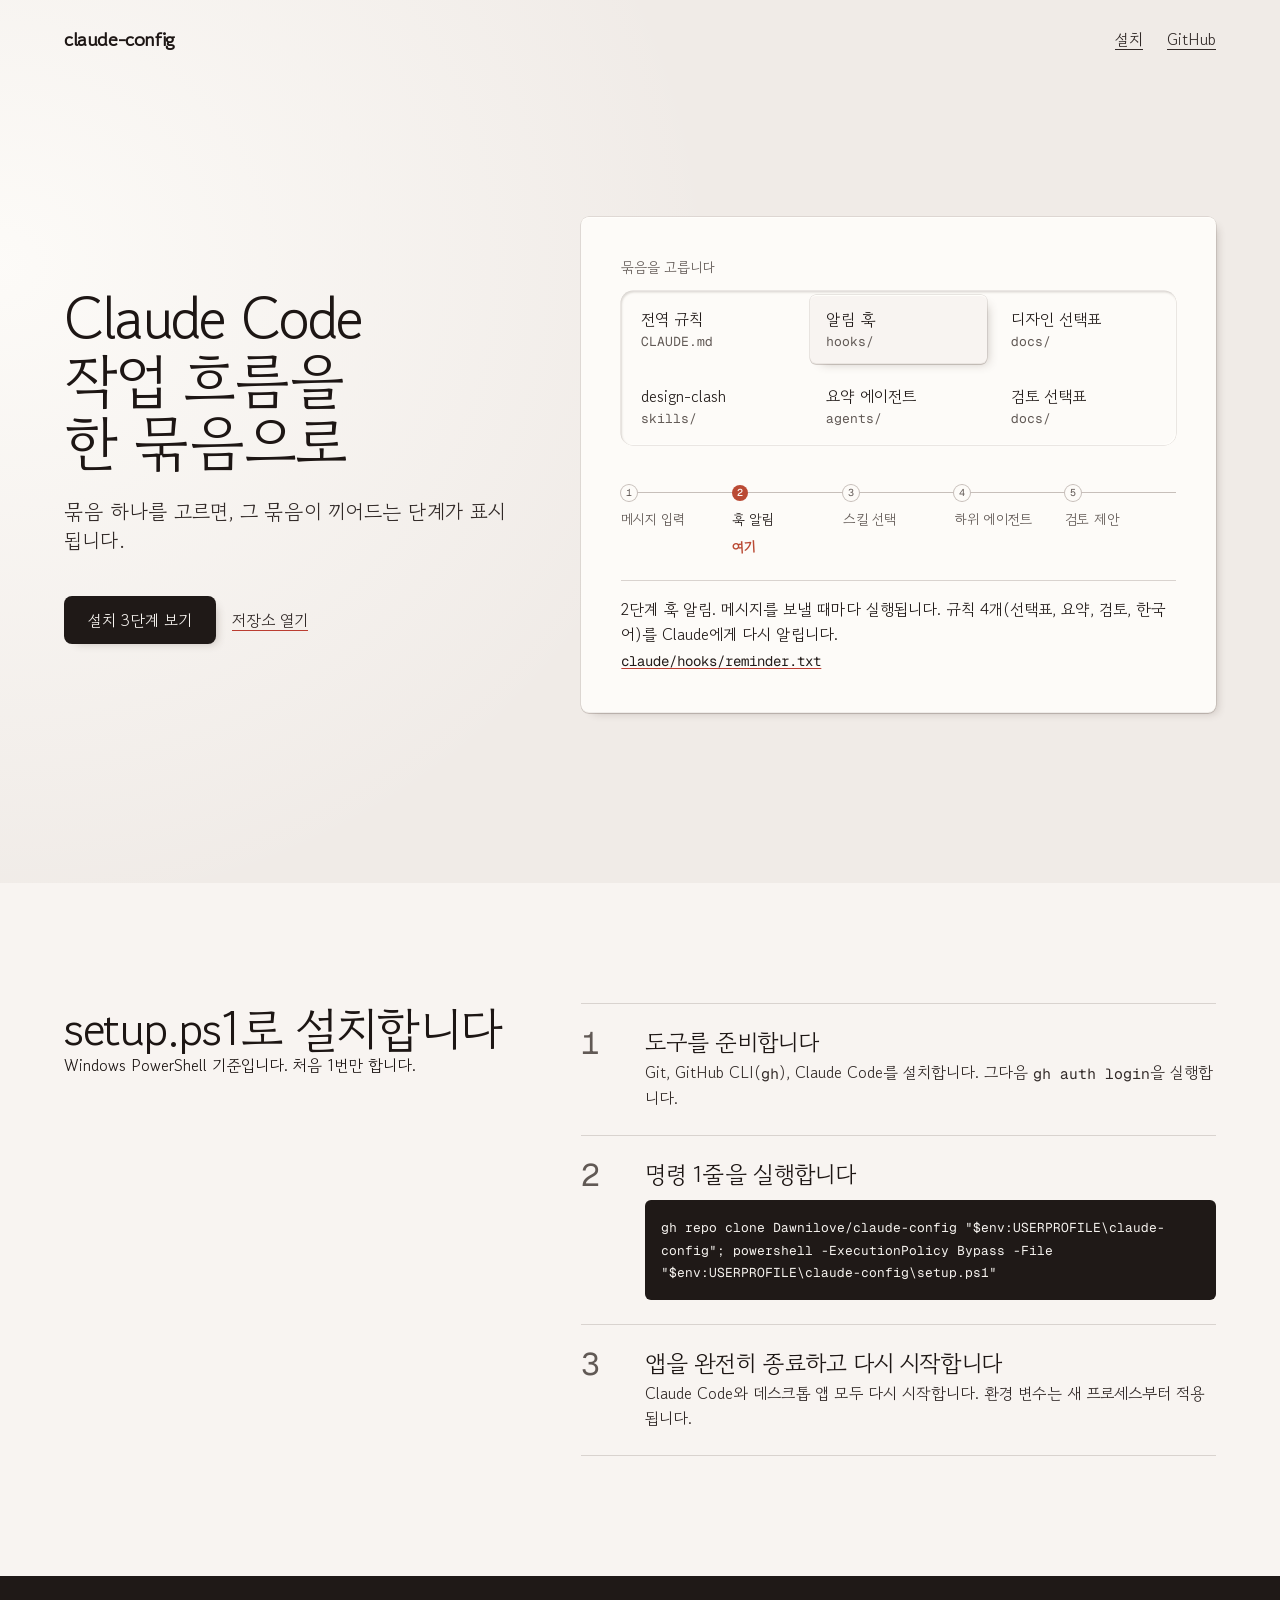
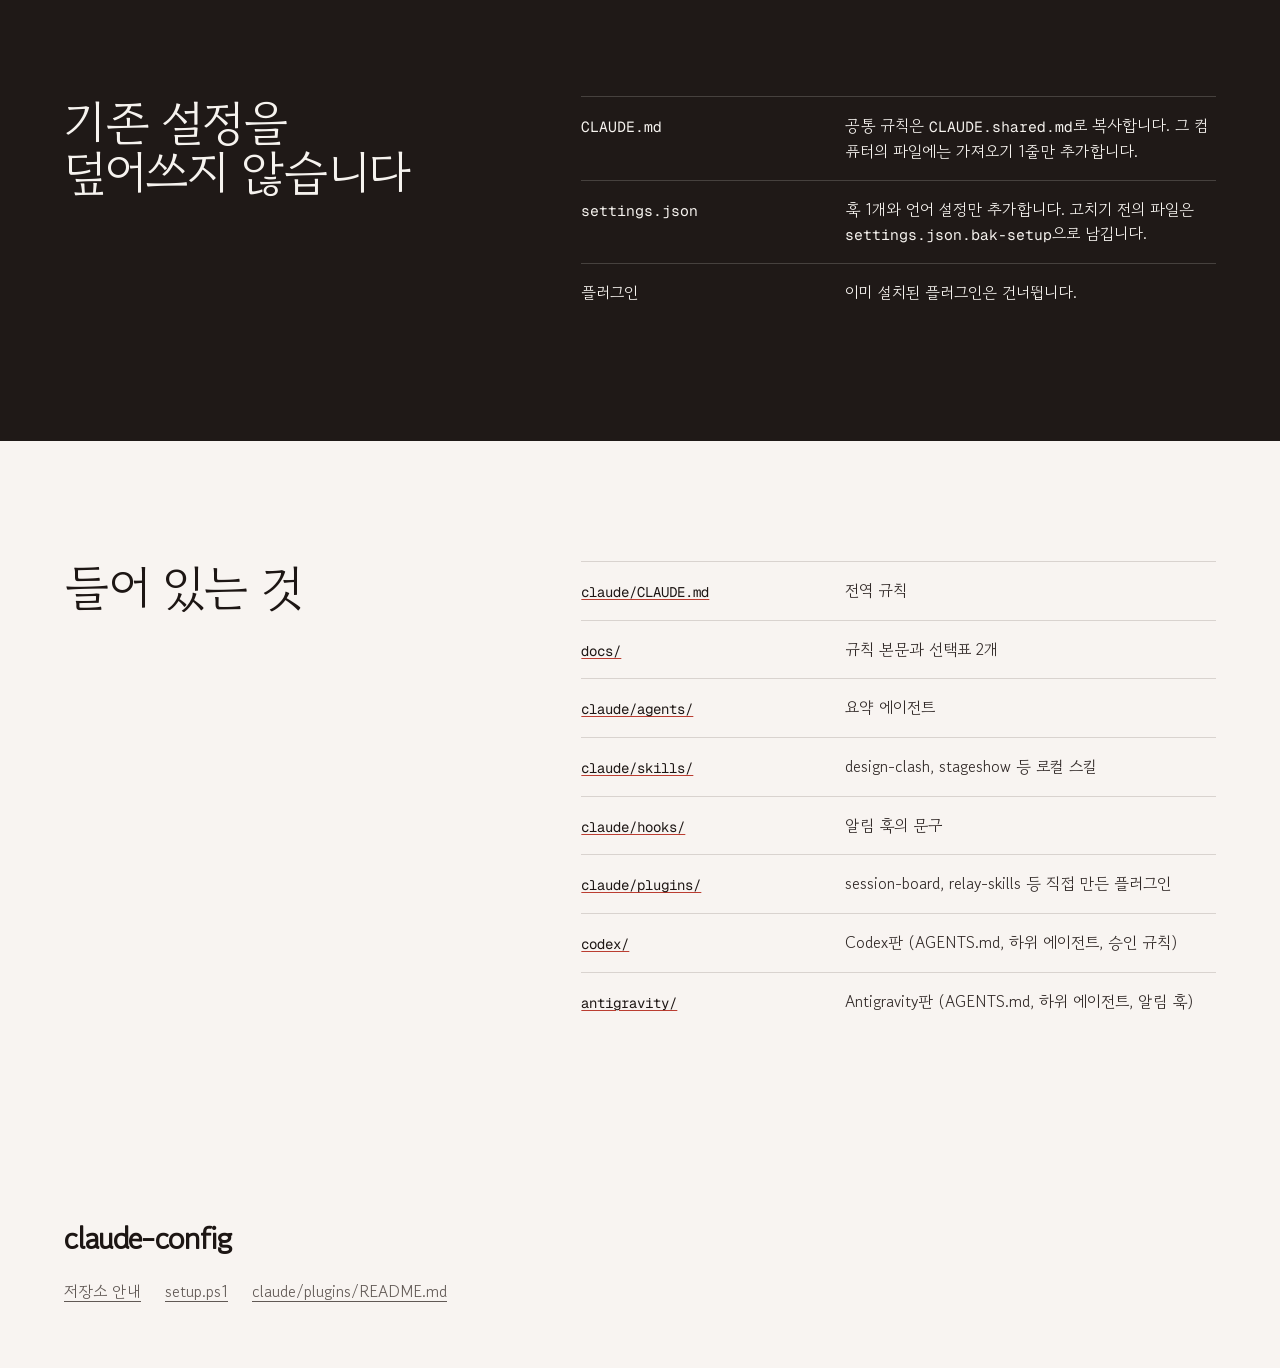
<file: docs/index.html>
<!doctype html>
<html lang="ko">
<head>
<meta charset="utf-8">
<meta name="viewport" content="width=device-width, initial-scale=1">
<title>claude-config</title>
<meta name="description" content="Claude Code 개인 설정 묶음. 규칙, 선택표, 에이전트, 스킬, 훅을 setup.ps1 하나로 설치한다.">
<link rel="preconnect" href="https://fonts.googleapis.com">
<link rel="preconnect" href="https://fonts.gstatic.com" crossorigin>
<link href="https://api.fontshare.com/v2/css?f[]=general-sans@400,500,600&display=swap" rel="stylesheet">
<link href="https://fonts.googleapis.com/css2?family=Gowun+Dodum&family=Geist+Mono:wght@400&display=swap" rel="stylesheet">
<style>
/* Hallmark · shape: Workbench · genre: modern-minimal · theme: Coral (deal 2/3, seed personal-claude-code-config-0e86·6e2e5d28·2026-11-18·r0) · job: try · draw: manual
 * hero: Stage, text left and the bundle sheet right · nav: edge-aligned wordmark and two links · footer: a mast, the wordmark over the file links · imagery: the product built (the workflow line) · signature: pick a bundle, its stop on the workflow line is pressed in coral
 * axes: light/grotesk-sans/warm · posture: restrained · contrast: pass · fold: pass · v2.0.0 */
/* Hallmark · pre-emit critique: P4 H4 E4 S4 R5 V4 · weakest: S, a config repo has no screenshots; the hero shows the real workflow stops each file touches instead of a picture */
/* Hallmark · waive 26b · no control is ever disabled and no aria-disabled exists · every bundle radio and every link on this config page is always usable */
/* Hallmark · waive 79 · the hero holds the bundle sheet beside the headline · the bundle sheet keeps its natural height; stretching it adds empty paper */
/* Hallmark · dismissed 77 · a thin prompt: hero, install, safety board, file index and footer make five */
@import url("./tokens.css");
@import url("./base.css");

h1, h2, h3, .flow, .bundles { word-break: keep-all; }

.nav { display: flex; justify-content: space-between; align-items: center; gap: var(--space-md); padding-block: var(--space-lg); }
.wordmark { font-weight: 600; font-size: var(--text-lg); text-decoration: none; letter-spacing: -0.02em; }
.nav ul { display: flex; gap: var(--space-lg); list-style: none; margin: 0; padding: 0; }
.nav a:not(.wordmark) { color: var(--color-ink-2); }

.desk { background-color: var(--color-desk); background-image: radial-gradient(90% 120% at 0% 30%, var(--color-cotton), transparent 62%); }
.hero { min-height: calc(100svh - 96px); display: grid; grid-template-columns: minmax(0, 5fr) minmax(0, 7fr); gap: var(--space-2xl); align-items: center; padding-block: var(--space-2xl) var(--space-3xl); }
.hero h1 { font-size: var(--text-display-s); max-width: 12ch; }
.hero .lead { margin-top: var(--space-lg); color: var(--color-ink-2); }
.actions { display: flex; flex-wrap: wrap; gap: var(--space-md); margin-top: var(--space-xl); }

.btn { display: inline-flex; align-items: center; min-height: 48px; padding: 0 var(--space-lg); border: 0; border-radius: var(--radius-stock); font-weight: 500; text-decoration: none; cursor: pointer; transition: transform var(--dur-short) var(--ease-out), box-shadow var(--dur-short) var(--ease-out); }
.btn--ink { background: var(--color-board); color: var(--color-board-type); box-shadow: var(--cast-stock); }
.quiet { align-self: center; color: var(--color-ink-2); text-decoration-color: var(--color-accent-2); }
.btn:hover { transform: translateY(-1px); box-shadow: var(--edge-stock), var(--cast-stock-lift); }
.btn:active { transform: translateY(1px); }
.btn:focus-visible { outline: 2px solid var(--color-focus); outline-offset: 3px; }

.stock { background-color: var(--color-cotton); color: var(--color-print); border-radius: var(--radius-card); box-shadow: var(--edge-stock), var(--cast-stock); }
.sheet { padding: var(--space-xl); }
.sheet fieldset { border: 0; margin: 0; padding: 0; min-width: 0; }
.sheet legend { padding: 0; font-weight: 500; color: var(--color-muted); font-size: var(--text-sm); margin-bottom: var(--space-sm); }

.bundles { display: grid; grid-template-columns: repeat(3, minmax(0, 1fr)); gap: var(--space-xs); padding: var(--space-2xs); border-radius: 12px; box-shadow: var(--press-groove); }
.bundles label { position: relative; display: block; padding: var(--space-sm) var(--space-md); border-radius: var(--radius-input); cursor: pointer; transition: transform var(--dur-short) var(--ease-out); }
.bundles input { position: absolute; opacity: 0; inset: 0; margin: 0; cursor: pointer; }
.bundles .name { display: block; font-weight: 500; }
.bundles .path { display: block; font-family: var(--font-outlier); font-size: var(--text-xs); color: var(--color-muted); overflow-wrap: anywhere; }
.bundles label:hover { transform: translateY(-1px); }
.bundles label:has(input:checked) { background: var(--color-paper); box-shadow: var(--edge-stock), var(--cast-stock); }
.bundles label:has(input:focus-visible) { outline: 2px solid var(--color-focus); outline-offset: 2px; }

.flow { display: grid; grid-template-columns: repeat(5, minmax(0, 1fr)); list-style: none; margin: var(--space-xl) 0 0; padding: 0; counter-reset: stop; }
.flow li { position: relative; padding-top: var(--space-lg); padding-right: var(--space-xs); font-size: var(--text-sm); color: var(--color-muted); counter-increment: stop; }
.flow li::before { content: ""; position: absolute; top: 7px; left: 0; right: 0; border-top: var(--rule-hair) solid var(--color-rule-2); }
.flow li::after { content: counter(stop); position: absolute; top: 0; left: 0; display: grid; place-items: center; width: 16px; height: 16px; border-radius: var(--radius-pill); background: var(--color-cotton); box-shadow: 0 0 0 1px var(--color-rule-2); font-family: var(--font-outlier); font-size: 10px; color: var(--color-muted); }
.flow .here { display: block; margin-top: var(--space-2xs); font-weight: 600; color: var(--color-paid); transform: rotate(-3deg); }
.flow[data-stop="1"] li:nth-child(1), .flow[data-stop="2"] li:nth-child(2), .flow[data-stop="3"] li:nth-child(3), .flow[data-stop="4"] li:nth-child(4), .flow[data-stop="5"] li:nth-child(5) { color: var(--color-print); font-weight: 500; }
.flow[data-stop="1"] li:nth-child(1)::after, .flow[data-stop="2"] li:nth-child(2)::after, .flow[data-stop="3"] li:nth-child(3)::after, .flow[data-stop="4"] li:nth-child(4)::after, .flow[data-stop="5"] li:nth-child(5)::after { background: var(--color-paid); color: var(--color-cotton); box-shadow: none; }
.note { display: block; margin-top: var(--space-lg); padding-top: var(--space-md); border-top: var(--rule-hair) solid var(--color-rule); min-height: 4.5em; }
.note a { font-family: var(--font-outlier); font-size: var(--text-sm); text-decoration-color: var(--color-accent-2); }

section { padding-block: var(--section-gap-s); }
.split { display: grid; grid-template-columns: minmax(0, 5fr) minmax(0, 7fr); gap: var(--space-2xl); align-items: start; }
.split > p { margin-top: var(--space-md); color: var(--color-ink-2); }

.steps { list-style: none; margin: 0; padding: 0; counter-reset: step; }
.steps li { display: grid; grid-template-columns: 48px minmax(0, 1fr); gap: var(--space-md); padding-block: var(--space-lg); border-top: var(--rule-hair) solid var(--color-rule); counter-increment: step; }
.steps li:last-child { border-bottom: var(--rule-hair) solid var(--color-rule); }
.steps li::before { content: counter(step); font-family: var(--font-outlier); font-size: var(--text-2xl); line-height: 1; color: var(--color-muted); }
.steps p { margin-top: var(--space-2xs); color: var(--color-ink-2); }
pre { margin: var(--space-sm) 0 0; padding: var(--space-md); border-radius: var(--radius-input); background: var(--color-board); color: var(--color-board-type); font-family: var(--font-outlier); font-size: var(--text-sm); line-height: 1.6; white-space: pre-wrap; overflow-wrap: anywhere; }
code { font-family: var(--font-outlier); font-size: 0.92em; }

.index { margin: 0; }
.index div { display: grid; grid-template-columns: minmax(0, 2fr) minmax(0, 3fr); gap: var(--space-md); padding-block: var(--space-md); border-top: var(--rule-hair) solid var(--color-rule); }
.index dt a { font-family: var(--font-outlier); font-size: var(--text-sm); text-decoration-color: var(--color-accent-2); }
.index dd { margin: 0; color: var(--color-ink-2); }

.board { background: var(--color-board); color: var(--color-board-type); }
.board .index dd { color: var(--color-board-type); }
.board .index div { border-color: color-mix(in oklab, var(--color-board-type) 18%, transparent); }

.foot { padding-block: var(--space-2xl); }
.foot .wordmark { font-size: var(--text-2xl); }
.foot ul { display: flex; flex-wrap: wrap; gap: var(--space-md) var(--space-lg); list-style: none; margin: var(--space-md) 0 0; padding: 0; }
.foot li { color: var(--color-muted); }

@media (max-width: 60rem) {
  .hero, .split { grid-template-columns: minmax(0, 1fr); gap: var(--space-xl); }
}
@media (max-width: 40rem) {
  .sheet { padding: var(--space-md); }
  .bundles { grid-template-columns: repeat(2, minmax(0, 1fr)); }
  .flow { grid-template-columns: minmax(0, 1fr); gap: var(--space-xs); }
  .flow li { padding: 0 0 0 var(--space-xl); min-height: 24px; }
  .flow li::before { display: none; }
  .flow .here { display: inline; margin: 0 0 0 var(--space-xs); }
  .index div { grid-template-columns: minmax(0, 1fr); gap: var(--space-2xs); }
  .nav ul { gap: var(--space-md); }
}
</style>
</head>
<body>
<header class="desk">
  <nav class="nav container" aria-label="주 메뉴">
    <a class="wordmark" href="./">claude-config</a>
    <ul>
      <li><a href="#install">설치</a></li>
      <li><a href="https://github.com/Dawnilove/claude-config">GitHub</a></li>
    </ul>
  </nav>
  <div class="hero container">
    <div>
      <h1>Claude Code 작업 흐름을 한 묶음으로</h1>
      <p class="lead">묶음 하나를 고르면, 그 묶음이 끼어드는 단계가 표시됩니다.</p>
      <div class="actions">
        <a class="btn btn--ink" href="#install">설치 3단계 보기</a>
        <a class="quiet" href="https://github.com/Dawnilove/claude-config">저장소 열기</a>
      </div>
    </div>
    <div class="stock sheet">
      <fieldset>
        <legend>묶음을 고릅니다</legend>
        <div class="bundles">
          <label><input type="radio" name="bundle" value="rules" data-stop="1" data-file="claude/CLAUDE.md" data-note="세션이 시작될 때 읽힙니다. 언어, 작업 방식, 노력 수준 같은 모든 답의 바탕 규칙입니다."><span class="name">전역 규칙</span><span class="path">CLAUDE.md</span></label>
          <label><input type="radio" name="bundle" value="hook" data-stop="2" data-file="claude/hooks/reminder.txt" data-note="메시지를 보낼 때마다 실행됩니다. 규칙 4개(선택표, 요약, 검토, 한국어)를 Claude에게 다시 알립니다." checked><span class="name">알림 훅</span><span class="path">hooks/</span></label>
          <label><input type="radio" name="bundle" value="design-table" data-stop="3" data-file="docs/디자인_스킬_선택표.md" data-note="디자인 요청이 오면 이 표로 스킬 1개를 고릅니다. 기억으로 고르지 않습니다."><span class="name">디자인 선택표</span><span class="path">docs/</span></label>
          <label><input type="radio" name="bundle" value="clash" data-stop="3" data-file="claude/skills/design-clash/SKILL.md" data-note="큰 디자인 작업에서 스킬 3개로 시안 3개를 만들고, 선택기에서 비교해 1개를 고릅니다."><span class="name">design-clash</span><span class="path">skills/</span></label>
          <label><input type="radio" name="bundle" value="summarizer" data-stop="4" data-file="claude/agents/summarizer.md" data-note="300줄이 넘는 파일이나 로그를 Haiku 하위 에이전트가 읽고 결론만 돌려줍니다."><span class="name">요약 에이전트</span><span class="path">agents/</span></label>
          <label><input type="radio" name="bundle" value="review-table" data-stop="5" data-file="docs/검토_선택표.md" data-note="작업이 끝나면 이 표로 검토 명령 1개를 제안합니다. 사용자가 승인한 뒤 실행합니다."><span class="name">검토 선택표</span><span class="path">docs/</span></label>
        </div>
      </fieldset>
      <ol class="flow" data-stop="2" aria-label="작업 흐름">
        <li>메시지 입력</li>
        <li>훅 알림<span class="here" aria-hidden="true">여기</span></li>
        <li>스킬 선택</li>
        <li>하위 에이전트</li>
        <li>검토 제안</li>
      </ol>
      <output class="note" aria-live="polite"><span id="note-text">2단계 훅 알림. 메시지를 보낼 때마다 실행됩니다. 규칙 4개(선택표, 요약, 검토, 한국어)를 Claude에게 다시 알립니다.</span><br><a id="note-link" href="https://github.com/Dawnilove/claude-config/blob/main/claude/hooks/reminder.txt">claude/hooks/reminder.txt</a></output>
    </div>
  </div>
</header>

<main>
  <section id="install">
    <div class="container split">
      <div>
        <h2>setup.ps1로 설치합니다</h2>
        <p>Windows PowerShell 기준입니다. 처음 1번만 합니다.</p>
      </div>
      <ol class="steps">
        <li><div><h3>도구를 준비합니다</h3><p>Git, GitHub CLI(<code>gh</code>), Claude Code를 설치합니다. 그다음 <code>gh auth login</code>을 실행합니다.</p></div></li>
        <li><div><h3>명령 1줄을 실행합니다</h3>
<pre><code>gh repo clone Dawnilove/claude-config "$env:USERPROFILE\claude-config"; powershell -ExecutionPolicy Bypass -File "$env:USERPROFILE\claude-config\setup.ps1"</code></pre></div></li>
        <li><div><h3>앱을 완전히 종료하고 다시 시작합니다</h3><p>Claude Code와 데스크톱 앱 모두 다시 시작합니다. 환경 변수는 새 프로세스부터 적용됩니다.</p></div></li>
      </ol>
    </div>
  </section>

  <section class="board">
    <div class="container split">
      <h2>기존 설정을 덮어쓰지 않습니다</h2>
      <dl class="index">
        <div><dt><code>CLAUDE.md</code></dt><dd>공통 규칙은 <code>CLAUDE.shared.md</code>로 복사합니다. 그 컴퓨터의 파일에는 가져오기 1줄만 추가합니다.</dd></div>
        <div><dt><code>settings.json</code></dt><dd>훅 1개와 언어 설정만 추가합니다. 고치기 전의 파일은 <code>settings.json.bak-setup</code>으로 남깁니다.</dd></div>
        <div><dt>플러그인</dt><dd>이미 설치된 플러그인은 건너뜁니다.</dd></div>
      </dl>
    </div>
  </section>

  <section>
    <div class="container split">
      <h2>들어 있는 것</h2>
      <dl class="index">
        <div><dt><a href="https://github.com/Dawnilove/claude-config/blob/main/claude/CLAUDE.md">claude/CLAUDE.md</a></dt><dd>전역 규칙</dd></div>
        <div><dt><a href="https://github.com/Dawnilove/claude-config/tree/main/docs">docs/</a></dt><dd>규칙 본문과 선택표 2개</dd></div>
        <div><dt><a href="https://github.com/Dawnilove/claude-config/tree/main/claude/agents">claude/agents/</a></dt><dd>요약 에이전트</dd></div>
        <div><dt><a href="https://github.com/Dawnilove/claude-config/tree/main/claude/skills">claude/skills/</a></dt><dd>design-clash, stageshow 등 로컬 스킬</dd></div>
        <div><dt><a href="https://github.com/Dawnilove/claude-config/tree/main/claude/hooks">claude/hooks/</a></dt><dd>알림 훅의 문구</dd></div>
        <div><dt><a href="https://github.com/Dawnilove/claude-config/tree/main/claude/plugins">claude/plugins/</a></dt><dd>session-board, relay-skills 등 직접 만든 플러그인</dd></div>
        <div><dt><a href="https://github.com/Dawnilove/claude-config/tree/main/codex">codex/</a></dt><dd>Codex판 (AGENTS.md, 하위 에이전트, 승인 규칙)</dd></div>
        <div><dt><a href="https://github.com/Dawnilove/claude-config/tree/main/antigravity">antigravity/</a></dt><dd>Antigravity판 (AGENTS.md, 하위 에이전트, 알림 훅)</dd></div>
      </dl>
    </div>
  </section>
</main>

<footer class="foot container">
  <a class="wordmark" href="./">claude-config</a>
  <ul>
    <li><a href="https://github.com/Dawnilove/claude-config#readme">저장소 안내</a></li>
    <li><a href="https://github.com/Dawnilove/claude-config/blob/main/setup.ps1">setup.ps1</a></li>
    <li><a href="https://github.com/Dawnilove/claude-config/blob/main/claude/plugins/README.md">claude/plugins/README.md</a></li>
  </ul>
</footer>

<script>
(() => {
  const flow = document.querySelector('.flow');
  const text = document.getElementById('note-text');
  const link = document.getElementById('note-link');
  const here = flow.querySelector('.here');
  const stops = [...flow.children].map((li) => li.firstChild.textContent.trim());
  document.querySelectorAll('.bundles input').forEach((input) => {
    input.addEventListener('change', () => {
      const n = input.dataset.stop;
      flow.dataset.stop = n;
      flow.children[n - 1].append(here);
      text.textContent = `${n}단계 ${stops[n - 1]}. ${input.dataset.note}`;
      link.textContent = input.dataset.file;
      link.href = `https://github.com/Dawnilove/claude-config/blob/main/${input.dataset.file}`;
    });
  });
})();
</script>
</body>
</html>
</file>
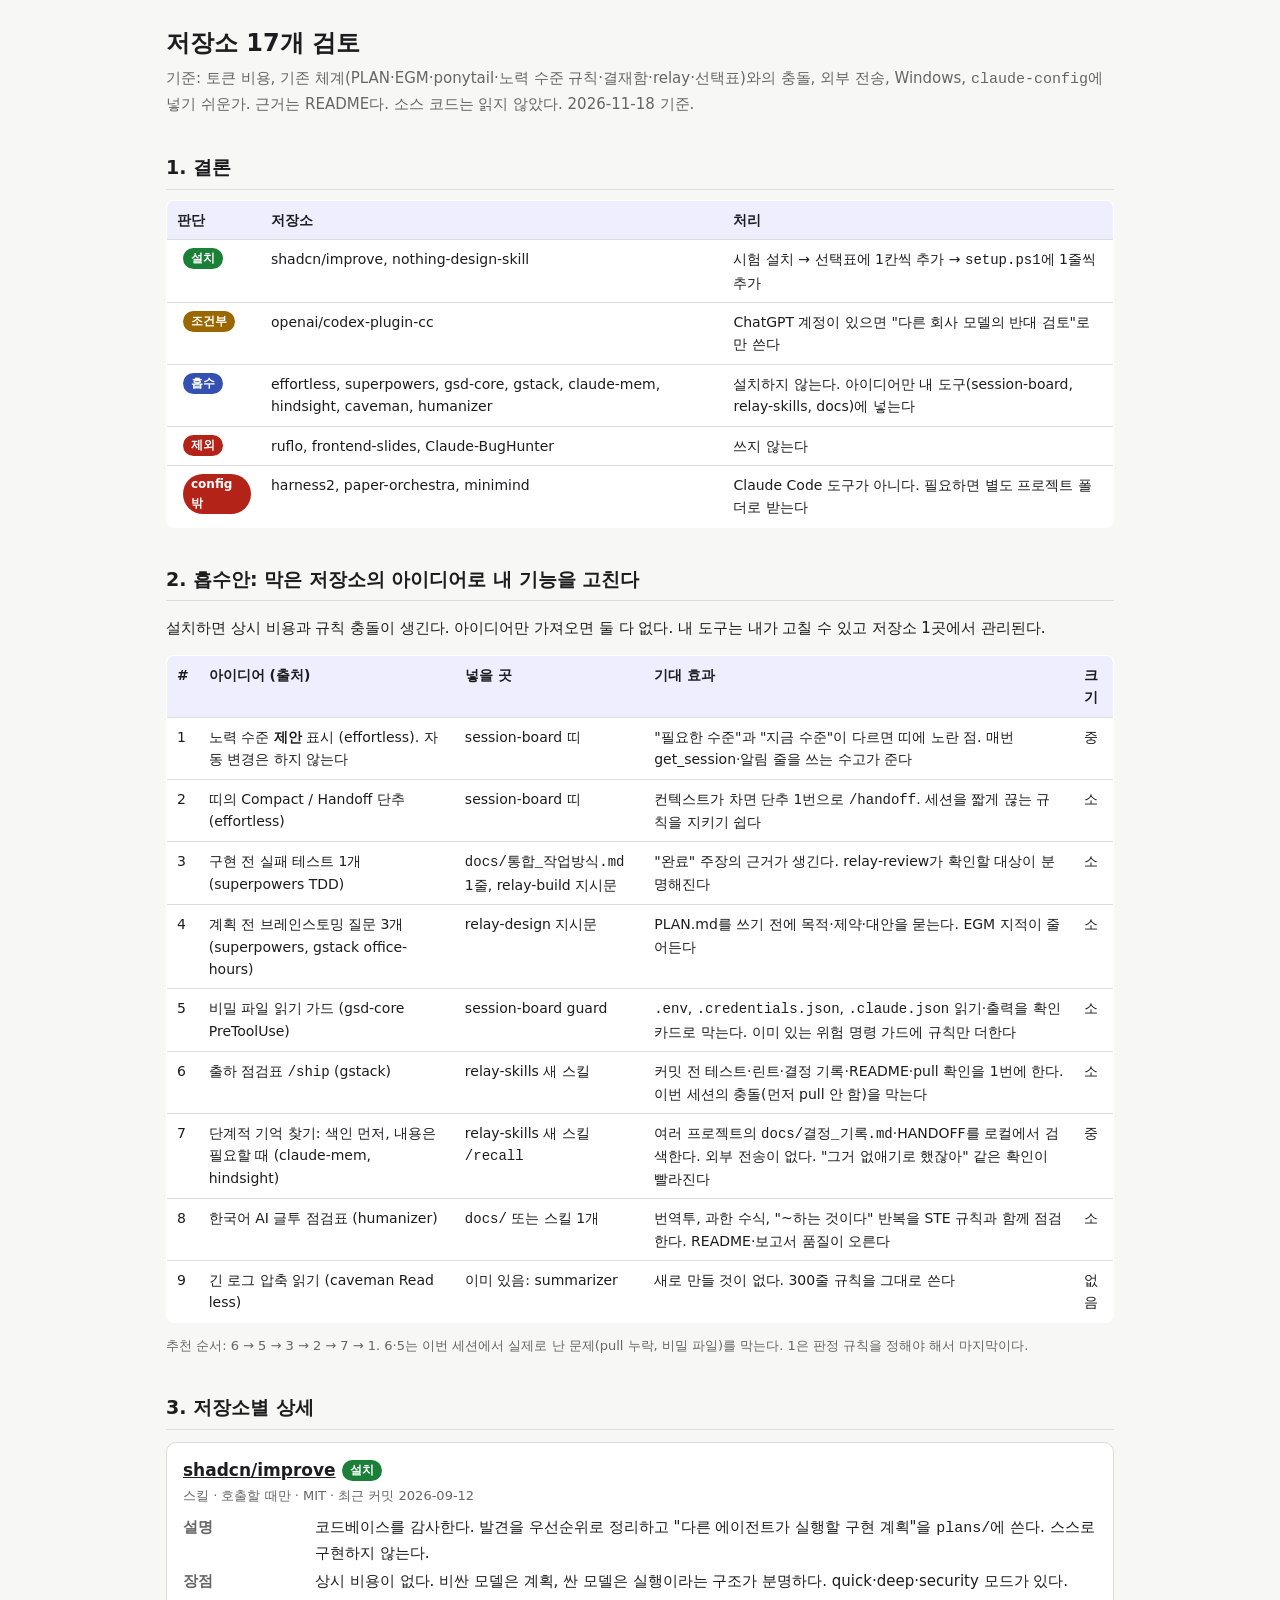
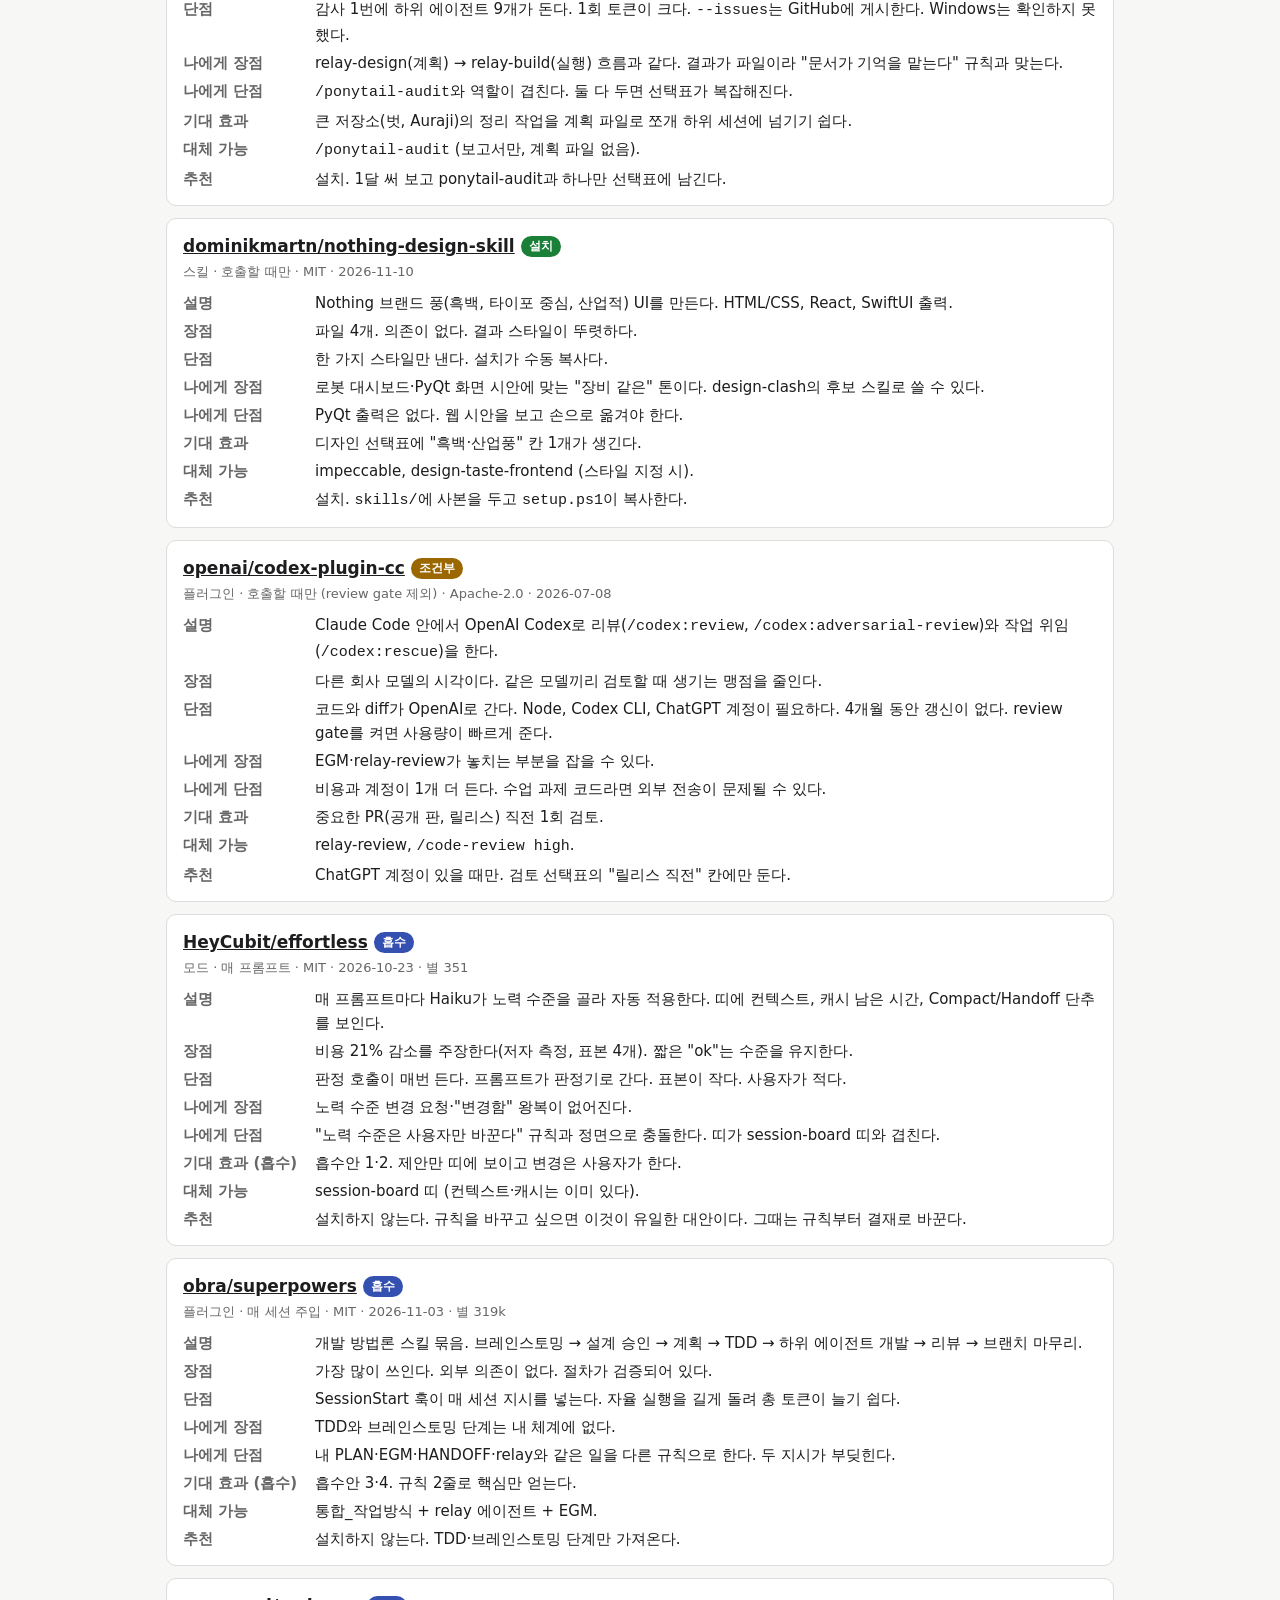
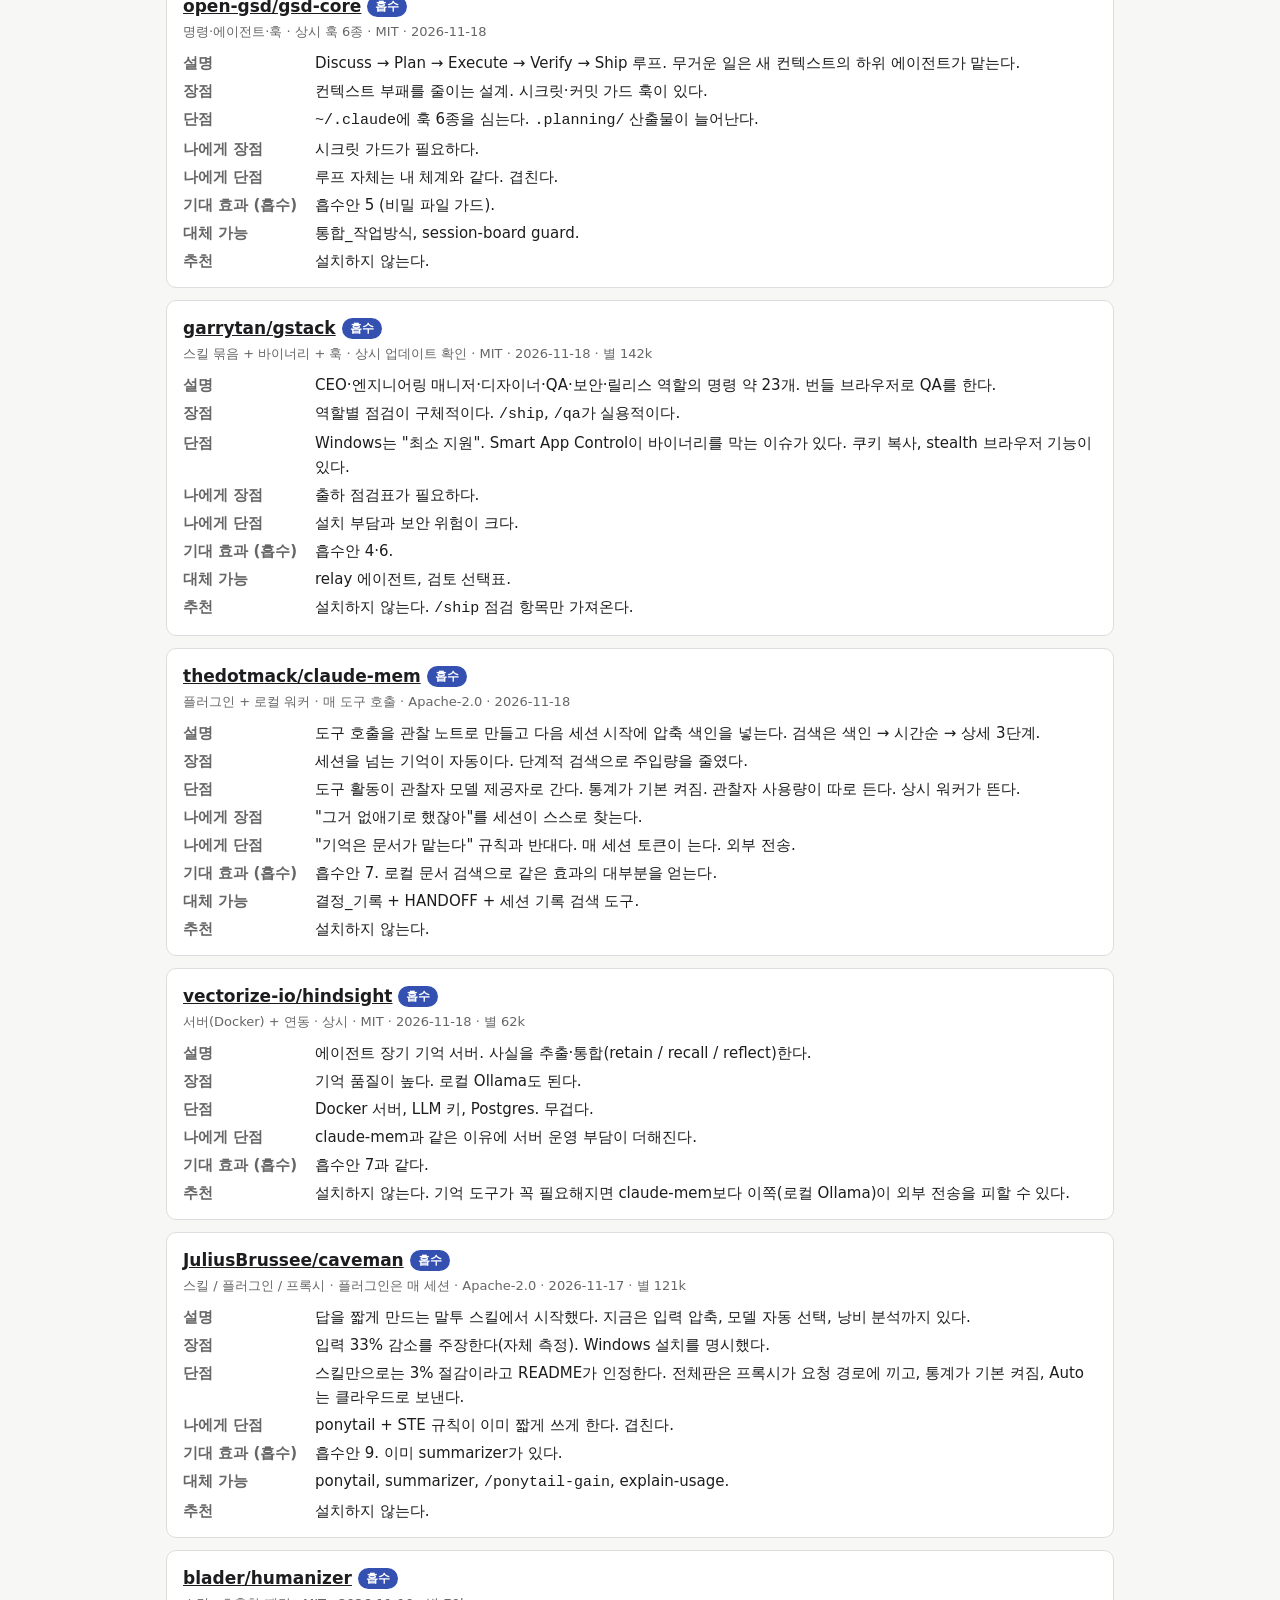
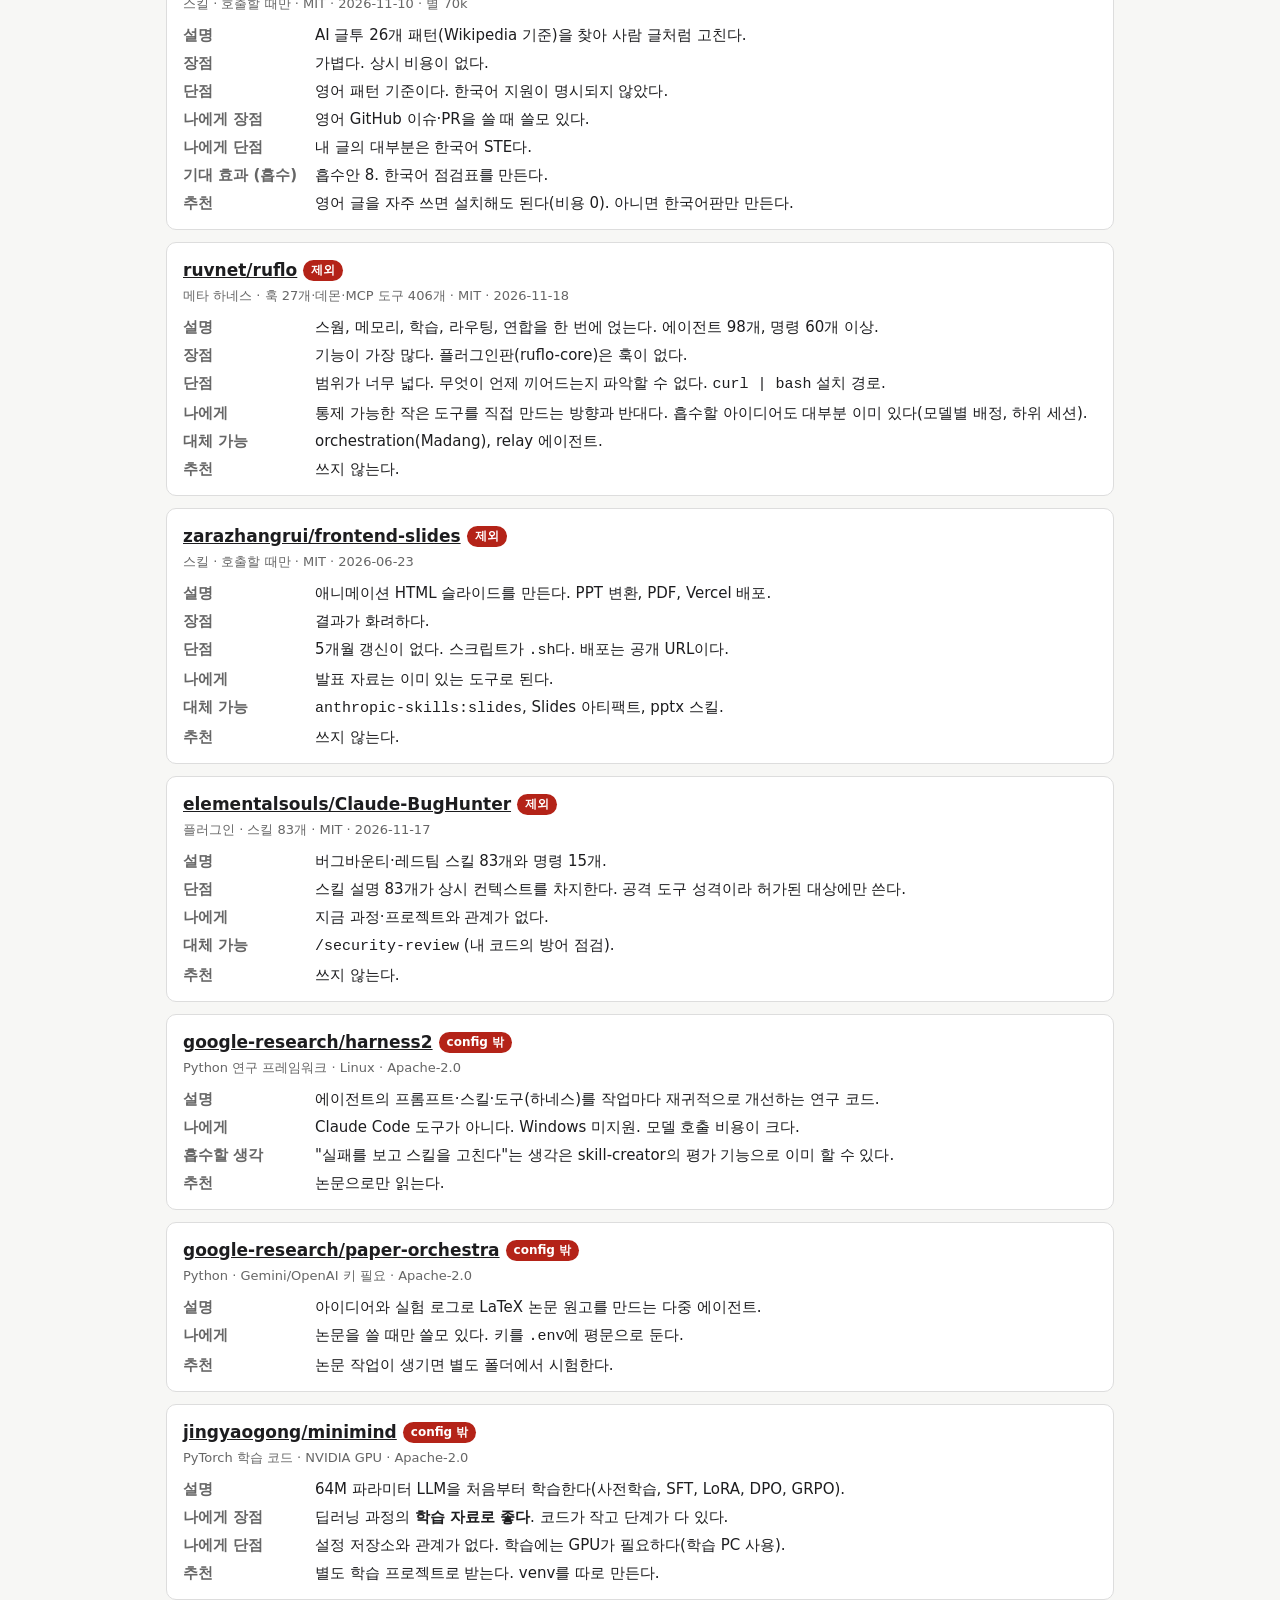
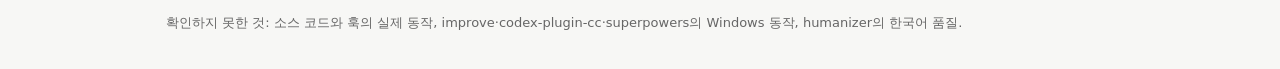
<file: docs/2026-11-18_저장소_17개_검토.html>
<!doctype html>
<html lang="ko">
<head>
<meta charset="utf-8">
<meta name="viewport" content="width=device-width, initial-scale=1">
<title>저장소 17개 검토</title>
<style>
:root{--bg:#f7f7f5;--card:#fff;--ink:#1d1d1f;--dim:#666;--line:#ddd;--ok:#1a7f37;--mid:#9a6700;--no:#b42318;--abs:#3451b2;--chip:#eef}
@media (prefers-color-scheme:dark){:root:not([data-theme="light"]){--bg:#17181a;--card:#222326;--ink:#ececec;--dim:#a0a0a0;--line:#3a3b3f;--ok:#4ac26b;--mid:#d4a72c;--no:#f47067;--abs:#8ca2ff;--chip:#2c2f45}}
:root[data-theme="dark"]{--bg:#17181a;--card:#222326;--ink:#ececec;--dim:#a0a0a0;--line:#3a3b3f;--ok:#4ac26b;--mid:#d4a72c;--no:#f47067;--abs:#8ca2ff;--chip:#2c2f45}
*{box-sizing:border-box}
body{margin:0;background:var(--bg);color:var(--ink);font:15px/1.6 "Pretendard","Malgun Gothic",system-ui,sans-serif}
main{max-width:980px;margin:0 auto;padding:24px 16px 64px}
h1{font-size:24px;margin:0 0 4px}h2{font-size:19px;margin:36px 0 10px;padding-bottom:6px;border-bottom:1px solid var(--line)}
.sub{color:var(--dim);margin:0 0 16px}
table{width:100%;border-collapse:collapse;background:var(--card);border:1px solid var(--line);border-radius:8px;overflow:hidden;font-size:14px}
th,td{padding:8px 10px;border-bottom:1px solid var(--line);text-align:left;vertical-align:top}th{background:var(--chip)}
.wrap{overflow-x:auto}
.card{background:var(--card);border:1px solid var(--line);border-radius:10px;padding:14px 16px;margin:12px 0}
.card h3{margin:0 0 2px;font-size:17px}.card h3 a{color:inherit}
.meta{color:var(--dim);font-size:13px;margin-bottom:8px}
.tag{display:inline-block;font-size:12px;font-weight:700;padding:1px 8px;border-radius:99px;margin-left:6px;color:#fff;vertical-align:2px}
.t-ok{background:var(--ok)}.t-mid{background:var(--mid)}.t-no{background:var(--no)}.t-abs{background:var(--abs)}
dl{display:grid;grid-template-columns:120px 1fr;gap:4px 12px;margin:0}
dt{color:var(--dim);font-weight:600}dd{margin:0}
@media (max-width:600px){dl{grid-template-columns:1fr}dt{margin-top:6px}}
ul{margin:4px 0;padding-left:20px}
.note{font-size:13px;color:var(--dim)}
</style>
</head>
<body><main>
<h1>저장소 17개 검토</h1>
<p class="sub">기준: 토큰 비용, 기존 체계(PLAN·EGM·ponytail·노력 수준 규칙·결재함·relay·선택표)와의 충돌, 외부 전송, Windows, <code>claude-config</code>에 넣기 쉬운가. 근거는 README다. 소스 코드는 읽지 않았다. 2026-11-18 기준.</p>

<h2>1. 결론</h2>
<div class="wrap"><table>
<tr><th>판단</th><th>저장소</th><th>처리</th></tr>
<tr><td><span class="tag t-ok">설치</span></td><td>shadcn/improve, nothing-design-skill</td><td>시험 설치 → 선택표에 1칸씩 추가 → <code>setup.ps1</code>에 1줄씩 추가</td></tr>
<tr><td><span class="tag t-mid">조건부</span></td><td>openai/codex-plugin-cc</td><td>ChatGPT 계정이 있으면 "다른 회사 모델의 반대 검토"로만 쓴다</td></tr>
<tr><td><span class="tag t-abs">흡수</span></td><td>effortless, superpowers, gsd-core, gstack, claude-mem, hindsight, caveman, humanizer</td><td>설치하지 않는다. 아이디어만 내 도구(session-board, relay-skills, docs)에 넣는다</td></tr>
<tr><td><span class="tag t-no">제외</span></td><td>ruflo, frontend-slides, Claude-BugHunter</td><td>쓰지 않는다</td></tr>
<tr><td><span class="tag t-no">config 밖</span></td><td>harness2, paper-orchestra, minimind</td><td>Claude Code 도구가 아니다. 필요하면 별도 프로젝트 폴더로 받는다</td></tr>
</table></div>

<h2>2. 흡수안: 막은 저장소의 아이디어로 내 기능을 고친다</h2>
<p>설치하면 상시 비용과 규칙 충돌이 생긴다. 아이디어만 가져오면 둘 다 없다. 내 도구는 내가 고칠 수 있고 저장소 1곳에서 관리된다.</p>
<div class="wrap"><table>
<tr><th>#</th><th>아이디어 (출처)</th><th>넣을 곳</th><th>기대 효과</th><th>크기</th></tr>
<tr><td>1</td><td>노력 수준 <b>제안</b> 표시 (effortless). 자동 변경은 하지 않는다</td><td>session-board 띠</td><td>"필요한 수준"과 "지금 수준"이 다르면 띠에 노란 점. 매번 get_session·알림 줄을 쓰는 수고가 준다</td><td>중</td></tr>
<tr><td>2</td><td>띠의 Compact / Handoff 단추 (effortless)</td><td>session-board 띠</td><td>컨텍스트가 차면 단추 1번으로 <code>/handoff</code>. 세션을 짧게 끊는 규칙을 지키기 쉽다</td><td>소</td></tr>
<tr><td>3</td><td>구현 전 실패 테스트 1개 (superpowers TDD)</td><td><code>docs/통합_작업방식.md</code> 1줄, relay-build 지시문</td><td>"완료" 주장의 근거가 생긴다. relay-review가 확인할 대상이 분명해진다</td><td>소</td></tr>
<tr><td>4</td><td>계획 전 브레인스토밍 질문 3개 (superpowers, gstack office-hours)</td><td>relay-design 지시문</td><td>PLAN.md를 쓰기 전에 목적·제약·대안을 묻는다. EGM 지적이 줄어든다</td><td>소</td></tr>
<tr><td>5</td><td>비밀 파일 읽기 가드 (gsd-core PreToolUse)</td><td>session-board guard</td><td><code>.env</code>, <code>.credentials.json</code>, <code>.claude.json</code> 읽기·출력을 확인 카드로 막는다. 이미 있는 위험 명령 가드에 규칙만 더한다</td><td>소</td></tr>
<tr><td>6</td><td>출하 점검표 <code>/ship</code> (gstack)</td><td>relay-skills 새 스킬</td><td>커밋 전 테스트·린트·결정 기록·README·pull 확인을 1번에 한다. 이번 세션의 충돌(먼저 pull 안 함)을 막는다</td><td>소</td></tr>
<tr><td>7</td><td>단계적 기억 찾기: 색인 먼저, 내용은 필요할 때 (claude-mem, hindsight)</td><td>relay-skills 새 스킬 <code>/recall</code></td><td>여러 프로젝트의 <code>docs/결정_기록.md</code>·HANDOFF를 로컬에서 검색한다. 외부 전송이 없다. "그거 없애기로 했잖아" 같은 확인이 빨라진다</td><td>중</td></tr>
<tr><td>8</td><td>한국어 AI 글투 점검표 (humanizer)</td><td><code>docs/</code> 또는 스킬 1개</td><td>번역투, 과한 수식, "~하는 것이다" 반복을 STE 규칙과 함께 점검한다. README·보고서 품질이 오른다</td><td>소</td></tr>
<tr><td>9</td><td>긴 로그 압축 읽기 (caveman Read less)</td><td>이미 있음: summarizer</td><td>새로 만들 것이 없다. 300줄 규칙을 그대로 쓴다</td><td>없음</td></tr>
</table></div>
<p class="note">추천 순서: 6 → 5 → 3 → 2 → 7 → 1. 6·5는 이번 세션에서 실제로 난 문제(pull 누락, 비밀 파일)를 막는다. 1은 판정 규칙을 정해야 해서 마지막이다.</p>

<h2>3. 저장소별 상세</h2>

<div class="card"><h3><a href="https://github.com/shadcn/improve">shadcn/improve</a><span class="tag t-ok">설치</span></h3>
<div class="meta">스킬 · 호출할 때만 · MIT · 최근 커밋 2026-09-12</div><dl>
<dt>설명</dt><dd>코드베이스를 감사한다. 발견을 우선순위로 정리하고 "다른 에이전트가 실행할 구현 계획"을 <code>plans/</code>에 쓴다. 스스로 구현하지 않는다.</dd>
<dt>장점</dt><dd>상시 비용이 없다. 비싼 모델은 계획, 싼 모델은 실행이라는 구조가 분명하다. quick·deep·security 모드가 있다.</dd>
<dt>단점</dt><dd>감사 1번에 하위 에이전트 9개가 돈다. 1회 토큰이 크다. <code>--issues</code>는 GitHub에 게시한다. Windows는 확인하지 못했다.</dd>
<dt>나에게 장점</dt><dd>relay-design(계획) → relay-build(실행) 흐름과 같다. 결과가 파일이라 "문서가 기억을 맡는다" 규칙과 맞는다.</dd>
<dt>나에게 단점</dt><dd><code>/ponytail-audit</code>와 역할이 겹친다. 둘 다 두면 선택표가 복잡해진다.</dd>
<dt>기대 효과</dt><dd>큰 저장소(벗, Auraji)의 정리 작업을 계획 파일로 쪼개 하위 세션에 넘기기 쉽다.</dd>
<dt>대체 가능</dt><dd><code>/ponytail-audit</code> (보고서만, 계획 파일 없음).</dd>
<dt>추천</dt><dd>설치. 1달 써 보고 ponytail-audit과 하나만 선택표에 남긴다.</dd></dl></div>

<div class="card"><h3><a href="https://github.com/dominikmartn/nothing-design-skill">dominikmartn/nothing-design-skill</a><span class="tag t-ok">설치</span></h3>
<div class="meta">스킬 · 호출할 때만 · MIT · 2026-11-10</div><dl>
<dt>설명</dt><dd>Nothing 브랜드 풍(흑백, 타이포 중심, 산업적) UI를 만든다. HTML/CSS, React, SwiftUI 출력.</dd>
<dt>장점</dt><dd>파일 4개. 의존이 없다. 결과 스타일이 뚜렷하다.</dd>
<dt>단점</dt><dd>한 가지 스타일만 낸다. 설치가 수동 복사다.</dd>
<dt>나에게 장점</dt><dd>로봇 대시보드·PyQt 화면 시안에 맞는 "장비 같은" 톤이다. design-clash의 후보 스킬로 쓸 수 있다.</dd>
<dt>나에게 단점</dt><dd>PyQt 출력은 없다. 웹 시안을 보고 손으로 옮겨야 한다.</dd>
<dt>기대 효과</dt><dd>디자인 선택표에 "흑백·산업풍" 칸 1개가 생긴다.</dd>
<dt>대체 가능</dt><dd>impeccable, design-taste-frontend (스타일 지정 시).</dd>
<dt>추천</dt><dd>설치. <code>skills/</code>에 사본을 두고 <code>setup.ps1</code>이 복사한다.</dd></dl></div>

<div class="card"><h3><a href="https://github.com/openai/codex-plugin-cc">openai/codex-plugin-cc</a><span class="tag t-mid">조건부</span></h3>
<div class="meta">플러그인 · 호출할 때만 (review gate 제외) · Apache-2.0 · 2026-07-08</div><dl>
<dt>설명</dt><dd>Claude Code 안에서 OpenAI Codex로 리뷰(<code>/codex:review</code>, <code>/codex:adversarial-review</code>)와 작업 위임(<code>/codex:rescue</code>)을 한다.</dd>
<dt>장점</dt><dd>다른 회사 모델의 시각이다. 같은 모델끼리 검토할 때 생기는 맹점을 줄인다.</dd>
<dt>단점</dt><dd>코드와 diff가 OpenAI로 간다. Node, Codex CLI, ChatGPT 계정이 필요하다. 4개월 동안 갱신이 없다. review gate를 켜면 사용량이 빠르게 준다.</dd>
<dt>나에게 장점</dt><dd>EGM·relay-review가 놓치는 부분을 잡을 수 있다.</dd>
<dt>나에게 단점</dt><dd>비용과 계정이 1개 더 든다. 수업 과제 코드라면 외부 전송이 문제될 수 있다.</dd>
<dt>기대 효과</dt><dd>중요한 PR(공개 판, 릴리스) 직전 1회 검토.</dd>
<dt>대체 가능</dt><dd>relay-review, <code>/code-review high</code>.</dd>
<dt>추천</dt><dd>ChatGPT 계정이 있을 때만. 검토 선택표의 "릴리스 직전" 칸에만 둔다.</dd></dl></div>

<div class="card"><h3><a href="https://github.com/HeyCubit/effortless">HeyCubit/effortless</a><span class="tag t-abs">흡수</span></h3>
<div class="meta">모드 · 매 프롬프트 · MIT · 2026-10-23 · 별 351</div><dl>
<dt>설명</dt><dd>매 프롬프트마다 Haiku가 노력 수준을 골라 자동 적용한다. 띠에 컨텍스트, 캐시 남은 시간, Compact/Handoff 단추를 보인다.</dd>
<dt>장점</dt><dd>비용 21% 감소를 주장한다(저자 측정, 표본 4개). 짧은 "ok"는 수준을 유지한다.</dd>
<dt>단점</dt><dd>판정 호출이 매번 든다. 프롬프트가 판정기로 간다. 표본이 작다. 사용자가 적다.</dd>
<dt>나에게 장점</dt><dd>노력 수준 변경 요청·"변경함" 왕복이 없어진다.</dd>
<dt>나에게 단점</dt><dd>"노력 수준은 사용자만 바꾼다" 규칙과 정면으로 충돌한다. 띠가 session-board 띠와 겹친다.</dd>
<dt>기대 효과 (흡수)</dt><dd>흡수안 1·2. 제안만 띠에 보이고 변경은 사용자가 한다.</dd>
<dt>대체 가능</dt><dd>session-board 띠 (컨텍스트·캐시는 이미 있다).</dd>
<dt>추천</dt><dd>설치하지 않는다. 규칙을 바꾸고 싶으면 이것이 유일한 대안이다. 그때는 규칙부터 결재로 바꾼다.</dd></dl></div>

<div class="card"><h3><a href="https://github.com/obra/superpowers">obra/superpowers</a><span class="tag t-abs">흡수</span></h3>
<div class="meta">플러그인 · 매 세션 주입 · MIT · 2026-11-03 · 별 319k</div><dl>
<dt>설명</dt><dd>개발 방법론 스킬 묶음. 브레인스토밍 → 설계 승인 → 계획 → TDD → 하위 에이전트 개발 → 리뷰 → 브랜치 마무리.</dd>
<dt>장점</dt><dd>가장 많이 쓰인다. 외부 의존이 없다. 절차가 검증되어 있다.</dd>
<dt>단점</dt><dd>SessionStart 훅이 매 세션 지시를 넣는다. 자율 실행을 길게 돌려 총 토큰이 늘기 쉽다.</dd>
<dt>나에게 장점</dt><dd>TDD와 브레인스토밍 단계는 내 체계에 없다.</dd>
<dt>나에게 단점</dt><dd>내 PLAN·EGM·HANDOFF·relay와 같은 일을 다른 규칙으로 한다. 두 지시가 부딪힌다.</dd>
<dt>기대 효과 (흡수)</dt><dd>흡수안 3·4. 규칙 2줄로 핵심만 얻는다.</dd>
<dt>대체 가능</dt><dd>통합_작업방식 + relay 에이전트 + EGM.</dd>
<dt>추천</dt><dd>설치하지 않는다. TDD·브레인스토밍 단계만 가져온다.</dd></dl></div>

<div class="card"><h3><a href="https://github.com/open-gsd/gsd-core">open-gsd/gsd-core</a><span class="tag t-abs">흡수</span></h3>
<div class="meta">명령·에이전트·훅 · 상시 훅 6종 · MIT · 2026-11-18</div><dl>
<dt>설명</dt><dd>Discuss → Plan → Execute → Verify → Ship 루프. 무거운 일은 새 컨텍스트의 하위 에이전트가 맡는다.</dd>
<dt>장점</dt><dd>컨텍스트 부패를 줄이는 설계. 시크릿·커밋 가드 훅이 있다.</dd>
<dt>단점</dt><dd><code>~/.claude</code>에 훅 6종을 심는다. <code>.planning/</code> 산출물이 늘어난다.</dd>
<dt>나에게 장점</dt><dd>시크릿 가드가 필요하다.</dd>
<dt>나에게 단점</dt><dd>루프 자체는 내 체계와 같다. 겹친다.</dd>
<dt>기대 효과 (흡수)</dt><dd>흡수안 5 (비밀 파일 가드).</dd>
<dt>대체 가능</dt><dd>통합_작업방식, session-board guard.</dd>
<dt>추천</dt><dd>설치하지 않는다.</dd></dl></div>

<div class="card"><h3><a href="https://github.com/garrytan/gstack">garrytan/gstack</a><span class="tag t-abs">흡수</span></h3>
<div class="meta">스킬 묶음 + 바이너리 + 훅 · 상시 업데이트 확인 · MIT · 2026-11-18 · 별 142k</div><dl>
<dt>설명</dt><dd>CEO·엔지니어링 매니저·디자이너·QA·보안·릴리스 역할의 명령 약 23개. 번들 브라우저로 QA를 한다.</dd>
<dt>장점</dt><dd>역할별 점검이 구체적이다. <code>/ship</code>, <code>/qa</code>가 실용적이다.</dd>
<dt>단점</dt><dd>Windows는 "최소 지원". Smart App Control이 바이너리를 막는 이슈가 있다. 쿠키 복사, stealth 브라우저 기능이 있다.</dd>
<dt>나에게 장점</dt><dd>출하 점검표가 필요하다.</dd>
<dt>나에게 단점</dt><dd>설치 부담과 보안 위험이 크다.</dd>
<dt>기대 효과 (흡수)</dt><dd>흡수안 4·6.</dd>
<dt>대체 가능</dt><dd>relay 에이전트, 검토 선택표.</dd>
<dt>추천</dt><dd>설치하지 않는다. <code>/ship</code> 점검 항목만 가져온다.</dd></dl></div>

<div class="card"><h3><a href="https://github.com/thedotmack/claude-mem">thedotmack/claude-mem</a><span class="tag t-abs">흡수</span></h3>
<div class="meta">플러그인 + 로컬 워커 · 매 도구 호출 · Apache-2.0 · 2026-11-18</div><dl>
<dt>설명</dt><dd>도구 호출을 관찰 노트로 만들고 다음 세션 시작에 압축 색인을 넣는다. 검색은 색인 → 시간순 → 상세 3단계.</dd>
<dt>장점</dt><dd>세션을 넘는 기억이 자동이다. 단계적 검색으로 주입량을 줄였다.</dd>
<dt>단점</dt><dd>도구 활동이 관찰자 모델 제공자로 간다. 통계가 기본 켜짐. 관찰자 사용량이 따로 든다. 상시 워커가 뜬다.</dd>
<dt>나에게 장점</dt><dd>"그거 없애기로 했잖아"를 세션이 스스로 찾는다.</dd>
<dt>나에게 단점</dt><dd>"기억은 문서가 맡는다" 규칙과 반대다. 매 세션 토큰이 는다. 외부 전송.</dd>
<dt>기대 효과 (흡수)</dt><dd>흡수안 7. 로컬 문서 검색으로 같은 효과의 대부분을 얻는다.</dd>
<dt>대체 가능</dt><dd>결정_기록 + HANDOFF + 세션 기록 검색 도구.</dd>
<dt>추천</dt><dd>설치하지 않는다.</dd></dl></div>

<div class="card"><h3><a href="https://github.com/vectorize-io/hindsight">vectorize-io/hindsight</a><span class="tag t-abs">흡수</span></h3>
<div class="meta">서버(Docker) + 연동 · 상시 · MIT · 2026-11-18 · 별 62k</div><dl>
<dt>설명</dt><dd>에이전트 장기 기억 서버. 사실을 추출·통합(retain / recall / reflect)한다.</dd>
<dt>장점</dt><dd>기억 품질이 높다. 로컬 Ollama도 된다.</dd>
<dt>단점</dt><dd>Docker 서버, LLM 키, Postgres. 무겁다.</dd>
<dt>나에게 단점</dt><dd>claude-mem과 같은 이유에 서버 운영 부담이 더해진다.</dd>
<dt>기대 효과 (흡수)</dt><dd>흡수안 7과 같다.</dd>
<dt>추천</dt><dd>설치하지 않는다. 기억 도구가 꼭 필요해지면 claude-mem보다 이쪽(로컬 Ollama)이 외부 전송을 피할 수 있다.</dd></dl></div>

<div class="card"><h3><a href="https://github.com/JuliusBrussee/caveman">JuliusBrussee/caveman</a><span class="tag t-abs">흡수</span></h3>
<div class="meta">스킬 / 플러그인 / 프록시 · 플러그인은 매 세션 · Apache-2.0 · 2026-11-17 · 별 121k</div><dl>
<dt>설명</dt><dd>답을 짧게 만드는 말투 스킬에서 시작했다. 지금은 입력 압축, 모델 자동 선택, 낭비 분석까지 있다.</dd>
<dt>장점</dt><dd>입력 33% 감소를 주장한다(자체 측정). Windows 설치를 명시했다.</dd>
<dt>단점</dt><dd>스킬만으로는 3% 절감이라고 README가 인정한다. 전체판은 프록시가 요청 경로에 끼고, 통계가 기본 켜짐, Auto는 클라우드로 보낸다.</dd>
<dt>나에게 단점</dt><dd>ponytail + STE 규칙이 이미 짧게 쓰게 한다. 겹친다.</dd>
<dt>기대 효과 (흡수)</dt><dd>흡수안 9. 이미 summarizer가 있다.</dd>
<dt>대체 가능</dt><dd>ponytail, summarizer, <code>/ponytail-gain</code>, explain-usage.</dd>
<dt>추천</dt><dd>설치하지 않는다.</dd></dl></div>

<div class="card"><h3><a href="https://github.com/blader/humanizer">blader/humanizer</a><span class="tag t-abs">흡수</span></h3>
<div class="meta">스킬 · 호출할 때만 · MIT · 2026-11-10 · 별 70k</div><dl>
<dt>설명</dt><dd>AI 글투 26개 패턴(Wikipedia 기준)을 찾아 사람 글처럼 고친다.</dd>
<dt>장점</dt><dd>가볍다. 상시 비용이 없다.</dd>
<dt>단점</dt><dd>영어 패턴 기준이다. 한국어 지원이 명시되지 않았다.</dd>
<dt>나에게 장점</dt><dd>영어 GitHub 이슈·PR을 쓸 때 쓸모 있다.</dd>
<dt>나에게 단점</dt><dd>내 글의 대부분은 한국어 STE다.</dd>
<dt>기대 효과 (흡수)</dt><dd>흡수안 8. 한국어 점검표를 만든다.</dd>
<dt>추천</dt><dd>영어 글을 자주 쓰면 설치해도 된다(비용 0). 아니면 한국어판만 만든다.</dd></dl></div>

<div class="card"><h3><a href="https://github.com/ruvnet/ruflo">ruvnet/ruflo</a><span class="tag t-no">제외</span></h3>
<div class="meta">메타 하네스 · 훅 27개·데몬·MCP 도구 406개 · MIT · 2026-11-18</div><dl>
<dt>설명</dt><dd>스웜, 메모리, 학습, 라우팅, 연합을 한 번에 얹는다. 에이전트 98개, 명령 60개 이상.</dd>
<dt>장점</dt><dd>기능이 가장 많다. 플러그인판(ruflo-core)은 훅이 없다.</dd>
<dt>단점</dt><dd>범위가 너무 넓다. 무엇이 언제 끼어드는지 파악할 수 없다. <code>curl | bash</code> 설치 경로.</dd>
<dt>나에게</dt><dd>통제 가능한 작은 도구를 직접 만드는 방향과 반대다. 흡수할 아이디어도 대부분 이미 있다(모델별 배정, 하위 세션).</dd>
<dt>대체 가능</dt><dd>orchestration(Madang), relay 에이전트.</dd>
<dt>추천</dt><dd>쓰지 않는다.</dd></dl></div>

<div class="card"><h3><a href="https://github.com/zarazhangrui/frontend-slides">zarazhangrui/frontend-slides</a><span class="tag t-no">제외</span></h3>
<div class="meta">스킬 · 호출할 때만 · MIT · 2026-06-23</div><dl>
<dt>설명</dt><dd>애니메이션 HTML 슬라이드를 만든다. PPT 변환, PDF, Vercel 배포.</dd>
<dt>장점</dt><dd>결과가 화려하다.</dd>
<dt>단점</dt><dd>5개월 갱신이 없다. 스크립트가 <code>.sh</code>다. 배포는 공개 URL이다.</dd>
<dt>나에게</dt><dd>발표 자료는 이미 있는 도구로 된다.</dd>
<dt>대체 가능</dt><dd><code>anthropic-skills:slides</code>, Slides 아티팩트, pptx 스킬.</dd>
<dt>추천</dt><dd>쓰지 않는다.</dd></dl></div>

<div class="card"><h3><a href="https://github.com/elementalsouls/Claude-BugHunter">elementalsouls/Claude-BugHunter</a><span class="tag t-no">제외</span></h3>
<div class="meta">플러그인 · 스킬 83개 · MIT · 2026-11-17</div><dl>
<dt>설명</dt><dd>버그바운티·레드팀 스킬 83개와 명령 15개.</dd>
<dt>단점</dt><dd>스킬 설명 83개가 상시 컨텍스트를 차지한다. 공격 도구 성격이라 허가된 대상에만 쓴다.</dd>
<dt>나에게</dt><dd>지금 과정·프로젝트와 관계가 없다.</dd>
<dt>대체 가능</dt><dd><code>/security-review</code> (내 코드의 방어 점검).</dd>
<dt>추천</dt><dd>쓰지 않는다.</dd></dl></div>

<div class="card"><h3><a href="https://github.com/google-research/harness2">google-research/harness2</a><span class="tag t-no">config 밖</span></h3>
<div class="meta">Python 연구 프레임워크 · Linux · Apache-2.0</div><dl>
<dt>설명</dt><dd>에이전트의 프롬프트·스킬·도구(하네스)를 작업마다 재귀적으로 개선하는 연구 코드.</dd>
<dt>나에게</dt><dd>Claude Code 도구가 아니다. Windows 미지원. 모델 호출 비용이 크다.</dd>
<dt>흡수할 생각</dt><dd>"실패를 보고 스킬을 고친다"는 생각은 skill-creator의 평가 기능으로 이미 할 수 있다.</dd>
<dt>추천</dt><dd>논문으로만 읽는다.</dd></dl></div>

<div class="card"><h3><a href="https://github.com/google-research/paper-orchestra">google-research/paper-orchestra</a><span class="tag t-no">config 밖</span></h3>
<div class="meta">Python · Gemini/OpenAI 키 필요 · Apache-2.0</div><dl>
<dt>설명</dt><dd>아이디어와 실험 로그로 LaTeX 논문 원고를 만드는 다중 에이전트.</dd>
<dt>나에게</dt><dd>논문을 쓸 때만 쓸모 있다. 키를 <code>.env</code>에 평문으로 둔다.</dd>
<dt>추천</dt><dd>논문 작업이 생기면 별도 폴더에서 시험한다.</dd></dl></div>

<div class="card"><h3><a href="https://github.com/jingyaogong/minimind">jingyaogong/minimind</a><span class="tag t-no">config 밖</span></h3>
<div class="meta">PyTorch 학습 코드 · NVIDIA GPU · Apache-2.0</div><dl>
<dt>설명</dt><dd>64M 파라미터 LLM을 처음부터 학습한다(사전학습, SFT, LoRA, DPO, GRPO).</dd>
<dt>나에게 장점</dt><dd>딥러닝 과정의 <b>학습 자료로 좋다</b>. 코드가 작고 단계가 다 있다.</dd>
<dt>나에게 단점</dt><dd>설정 저장소와 관계가 없다. 학습에는 GPU가 필요하다(학습 PC 사용).</dd>
<dt>추천</dt><dd>별도 학습 프로젝트로 받는다. venv를 따로 만든다.</dd></dl></div>

<p class="note">확인하지 못한 것: 소스 코드와 훅의 실제 동작, improve·codex-plugin-cc·superpowers의 Windows 동작, humanizer의 한국어 품질.</p>
</main></body></html>
</file>
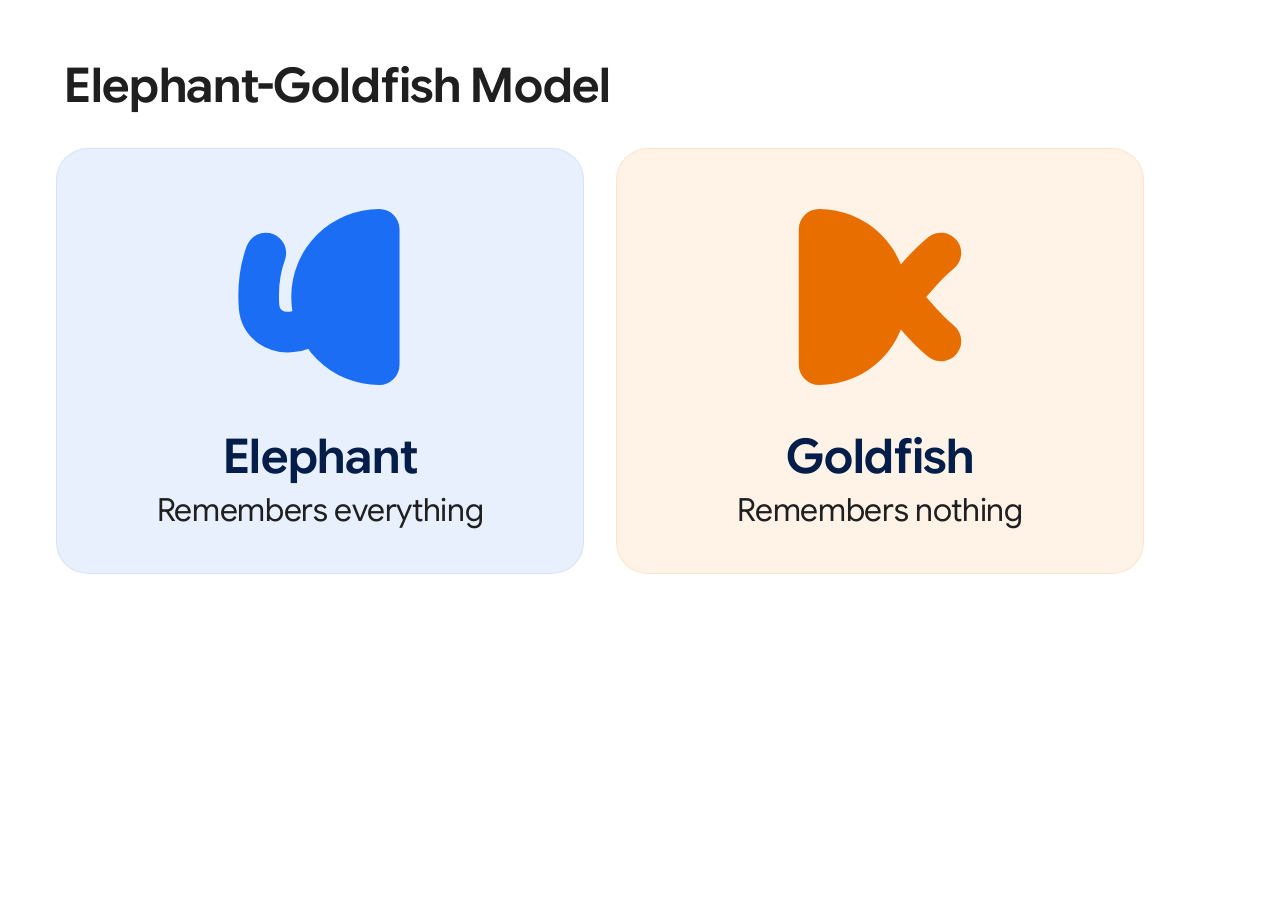
<file: plugins-backup/egm-0.1.1/site/scripts/og.html>
<!doctype html>
<!--
Copyright 2026 Google LLC

Licensed under the Apache License, Version 2.0 (the "License");
you may not use this file except in compliance with the License.
You may obtain a copy of the License at

    https://www.apache.org/licenses/LICENSE-2.0

Unless required by applicable law or agreed to in writing, software
distributed under the License is distributed on an "AS IS" BASIS,
WITHOUT WARRANTIES OR CONDITIONS OF ANY KIND, either express or implied.
See the License for the specific language governing permissions and
limitations under the License.
-->
<!-- Template for public/og.png (1200x630). Rendered by scripts/capture.mjs; edit here, not the PNG. -->
<html lang="en">
  <head>
    <meta charset="utf-8" />
    <link rel="stylesheet" href="../src/styles/tokens.css" />
    <style>
      @font-face {
        font-family: 'Google Sans Flex';
        src: url('../src/assets/fonts/google-sans-flex.woff2') format('woff2');
        font-weight: 100 1000;
      }
      :root {
        color-scheme: light;
        --space: 56px;
        --gap: 32px;
        --text-lg: 48px;
        --text-sm: 32px;
        --ink: #041e49;
        --mark: 176px;
      }
      * {
        box-sizing: border-box;
        margin: 0;
        padding: 0;
      }
      body {
        inline-size: 1200px;
        block-size: 630px;
        padding: var(--space);
        display: flex;
        flex-direction: column;
        gap: var(--gap);
        font-family: 'Google Sans Flex', system-ui, sans-serif;
        letter-spacing: -0.02em;
        color: var(--md-sys-color-on-surface);
        background: var(--md-sys-color-surface);
      }
      .header {
        padding-inline: 8px;
        font-size: var(--text-lg);
        font-weight: 600;
      }
      .cards {
        flex: 1;
        display: flex;
        gap: var(--gap);
      }
      .card {
        flex: 1;
        display: flex;
        flex-direction: column;
        justify-content: space-between;
        padding: 40px 48px 44px;
        align-items: center;
        text-align: center;
        border-radius: 32px;
        background: var(--card);
        border: 1px solid var(--edge);
      }
      .card-el {
        --card: #e8f0fe;
        --edge: rgba(8, 66, 160, 0.08);
      }
      .card-gf {
        --card: #fff3e8;
        --edge: rgba(232, 110, 0, 0.12);
      }
      .stage {
        flex: 1;
        display: grid;
        place-items: center;
        padding-bottom: 28px;
      }
      .stage svg {
        inline-size: var(--mark);
        block-size: var(--mark);
      }
      .name {
        font-size: var(--text-lg);
        font-weight: 600;
        line-height: 1.05;
        color: var(--ink);
      }
      .desc {
        margin-top: 8px;
        font-size: var(--text-sm);
        line-height: 1.2;
        color: var(--md-sys-color-on-surface);
      }
    </style>
  </head>
  <body>
    <div class="header">
      <span class="brand">Elephant-Goldfish Model</span>
    </div>
    <div class="cards">
      <div class="card card-el">
        <div class="stage">
          <svg viewBox="1.60 6.8 10.4 10.4" aria-hidden="true">
            <path d="M10.30,6.80 A5.20,5.20 0 0 0 10.30,17.20 A1.20,1.20 0 0 0 11.50,16.00 L11.50,8.00 A1.20,1.20 0 0 0 10.30,6.80Z" fill="var(--egm-color-elephant)" />
            <path d="M7.20,12.00 C6.80,14.60 3.40,14.70 3.20,12.60 C3.10,11.20 3.30,10.20 3.60,9.40" fill="none" stroke="var(--egm-color-elephant)" stroke-width="2.40" stroke-linecap="round" stroke-linejoin="round" />
          </svg>
        </div>
        <div class="name">Elephant</div>
        <div class="desc">Remembers everything</div>
      </div>
      <div class="card card-gf">
        <div class="stage">
          <svg viewBox="12.1 6.8 10.4 10.4" aria-hidden="true">
            <path d="M13.70,6.80 A5.20,5.20 0 0 1 13.70,17.20 A1.20,1.20 0 0 1 12.50,16.00 L12.50,8.00 A1.20,1.20 0 0 1 13.70,6.80Z" fill="var(--egm-color-goldfish)" />
            <path d="M16.80,12.00 L18.00,12.00 C18.80,12.00 19.40,10.60 20.90,9.40 M18.00,12.00 C18.80,12.00 19.40,13.40 20.90,14.60" fill="none" stroke="var(--egm-color-goldfish)" stroke-width="2.40" stroke-linecap="round" stroke-linejoin="round" />
          </svg>
        </div>
        <div class="name">Goldfish</div>
        <div class="desc">Remembers nothing</div>
      </div>
    </div>
  </body>
</html>
</file>
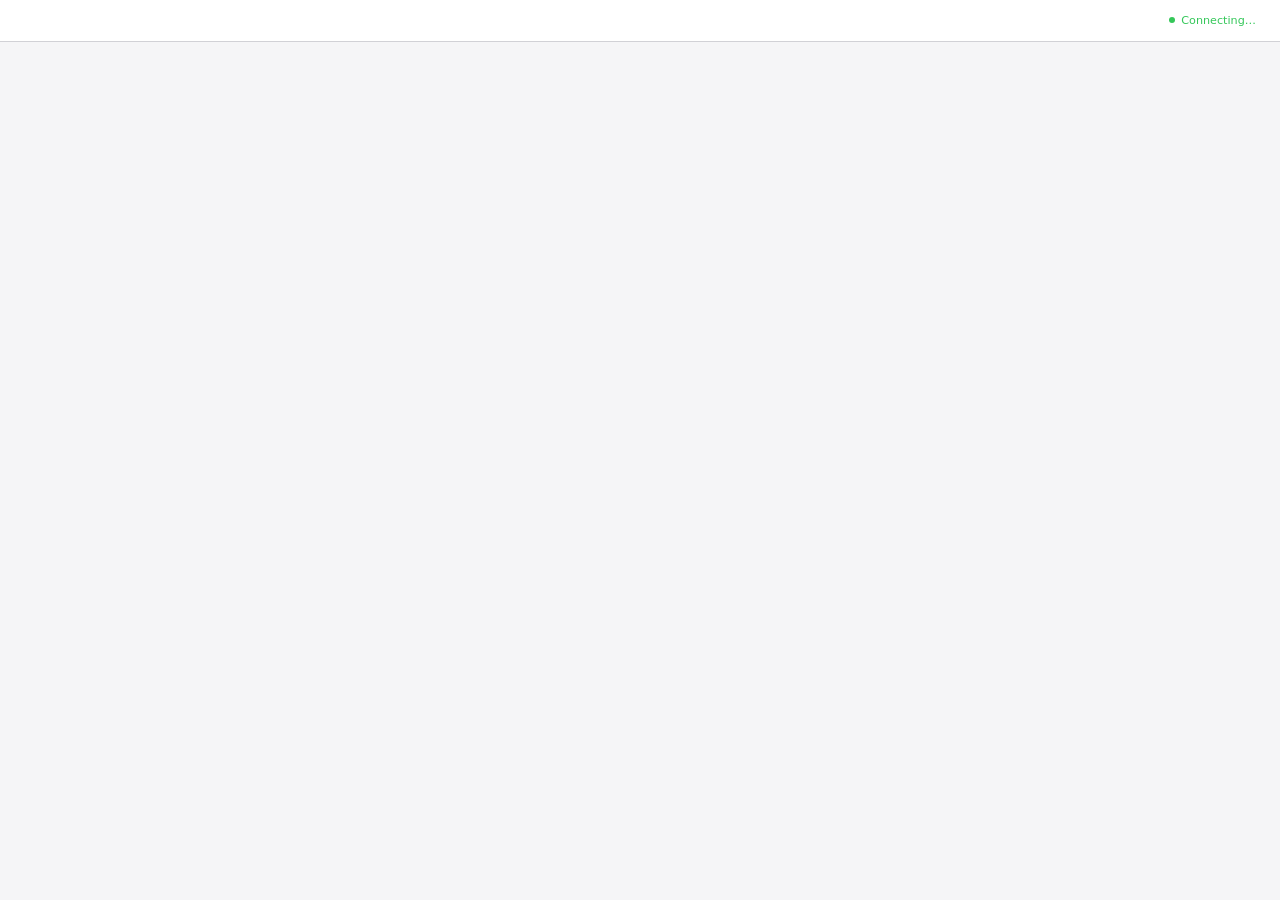
<file: plugins/superpowers-lite/skills/brainstorming/scripts/frame-template.html>
<!DOCTYPE html>
<html>
<head>
  <meta charset="utf-8">
  <title>Superpowers Brainstorming</title>
  <style>
    /*
     * BRAINSTORM COMPANION FRAME TEMPLATE
     *
     * This template provides a consistent frame with:
     * - OS-aware light/dark theming
     * - Header branding and connection status
     * - Scrollable main content area
     * - CSS helpers for common UI patterns
     *
     * Content is injected via placeholder comment in #frame-content.
     */

    * { box-sizing: border-box; margin: 0; padding: 0; }
    html, body { height: 100%; overflow: hidden; }

    /* ===== THEME VARIABLES ===== */
    :root {
      --bg-primary: #f5f5f7;
      --bg-secondary: #ffffff;
      --bg-tertiary: #e5e5e7;
      --border: #d1d1d6;
      --text-primary: #1d1d1f;
      --text-secondary: #86868b;
      --text-tertiary: #aeaeb2;
      --accent: #0071e3;
      --accent-hover: #0077ed;
      --success: #34c759;
      --warning: #ff9f0a;
      --error: #ff3b30;
      --selected-bg: #e8f4fd;
      --selected-border: #0071e3;
    }

    @media (prefers-color-scheme: dark) {
      :root {
        --bg-primary: #1d1d1f;
        --bg-secondary: #2d2d2f;
        --bg-tertiary: #3d3d3f;
        --border: #424245;
        --text-primary: #f5f5f7;
        --text-secondary: #86868b;
        --text-tertiary: #636366;
        --accent: #0a84ff;
        --accent-hover: #409cff;
        --selected-bg: rgba(10, 132, 255, 0.15);
        --selected-border: #0a84ff;
      }
    }

    body {
      font-family: system-ui, -apple-system, BlinkMacSystemFont, sans-serif;
      background: var(--bg-primary);
      color: var(--text-primary);
      display: flex;
      flex-direction: column;
      line-height: 1.5;
    }

    /* ===== FRAME STRUCTURE ===== */
    .brand { display: flex; align-items: center; min-width: 0; overflow: hidden; color: var(--text-secondary); line-height: 1; }
    .brand a { color: inherit; text-decoration: none; display: flex; align-items: center; gap: 0.5rem; min-width: 0; max-width: 100%; line-height: 1; }
    .brand-copy { display: block; min-width: 0; overflow: hidden; text-overflow: ellipsis; white-space: nowrap; line-height: 1; transform: translateY(-1px); }
    .brand-logo { display: block; height: 1em; width: auto; max-width: 180px; flex-shrink: 0; filter: invert(1); }
    @media (prefers-color-scheme: dark) {
      .brand-logo { filter: none; }
    }
    .status { font-size: 0.7rem; color: var(--status-color, var(--success)); display: flex; align-items: center; gap: 0.4rem; justify-self: end; white-space: nowrap; line-height: 1; }
    .status::before { content: ''; width: 6px; height: 6px; background: var(--status-color, var(--success)); border-radius: 50%; }

    .main { flex: 1; overflow-y: auto; }
    #frame-content { padding: 2rem; min-height: 100%; }

    .header {
      background: var(--bg-secondary);
      border-bottom: 1px solid var(--border);
      padding: 0.5rem 1.5rem;
      flex-shrink: 0;
      display: grid;
      grid-template-columns: minmax(0, 1fr) auto;
      align-items: center;
      gap: 1rem;
      min-height: 42px;
    }
    .header .brand { justify-self: start; width: 100%; font-size: 0.75rem; line-height: 1; }
    .header .status { grid-column: 2; line-height: 1; }
    .header span {
      font-size: 0.75rem;
      color: var(--text-secondary);
    }
    .header .selected-text {
      color: var(--accent);
      font-weight: 500;
    }

    /* ===== TYPOGRAPHY ===== */
    h2 { font-size: 1.5rem; font-weight: 600; margin-bottom: 0.5rem; }
    h3 { font-size: 1.1rem; font-weight: 600; margin-bottom: 0.25rem; }
    .subtitle { color: var(--text-secondary); margin-bottom: 1.5rem; }
    .section { margin-bottom: 2rem; }
    .label { font-size: 0.7rem; color: var(--text-secondary); text-transform: uppercase; letter-spacing: 0.05em; margin-bottom: 0.5rem; }

    /* ===== OPTIONS (for A/B/C choices) ===== */
    .options { display: flex; flex-direction: column; gap: 0.75rem; }
    .option {
      background: var(--bg-secondary);
      border: 2px solid var(--border);
      border-radius: 12px;
      padding: 1rem 1.25rem;
      cursor: pointer;
      transition: all 0.15s ease;
      display: flex;
      align-items: flex-start;
      gap: 1rem;
    }
    .option:hover { border-color: var(--accent); }
    .option.selected { background: var(--selected-bg); border-color: var(--selected-border); }
    .option .letter {
      background: var(--bg-tertiary);
      color: var(--text-secondary);
      width: 1.75rem; height: 1.75rem;
      border-radius: 6px;
      display: flex; align-items: center; justify-content: center;
      font-weight: 600; font-size: 0.85rem; flex-shrink: 0;
    }
    .option.selected .letter { background: var(--accent); color: white; }
    .option .content { flex: 1; }
    .option .content h3 { font-size: 0.95rem; margin-bottom: 0.15rem; }
    .option .content p { color: var(--text-secondary); font-size: 0.85rem; margin: 0; }

    /* ===== CARDS (for showing designs/mockups) ===== */
    .cards { display: grid; grid-template-columns: repeat(auto-fit, minmax(280px, 1fr)); gap: 1rem; }
    .card {
      background: var(--bg-secondary);
      border: 1px solid var(--border);
      border-radius: 12px;
      overflow: hidden;
      cursor: pointer;
      transition: all 0.15s ease;
    }
    .card:hover { border-color: var(--accent); transform: translateY(-2px); box-shadow: 0 4px 12px rgba(0,0,0,0.1); }
    .card.selected { border-color: var(--selected-border); border-width: 2px; }
    .card-image { background: var(--bg-tertiary); aspect-ratio: 16/10; display: flex; align-items: center; justify-content: center; }
    .card-body { padding: 1rem; }
    .card-body h3 { margin-bottom: 0.25rem; }
    .card-body p { color: var(--text-secondary); font-size: 0.85rem; }

    /* ===== MOCKUP CONTAINER ===== */
    .mockup {
      background: var(--bg-secondary);
      border: 1px solid var(--border);
      border-radius: 12px;
      overflow: hidden;
      margin-bottom: 1.5rem;
    }
    .mockup-header {
      background: var(--bg-tertiary);
      padding: 0.5rem 1rem;
      font-size: 0.75rem;
      color: var(--text-secondary);
      border-bottom: 1px solid var(--border);
    }
    .mockup-body { padding: 1.5rem; }

    /* ===== SPLIT VIEW (side-by-side comparison) ===== */
    .split { display: grid; grid-template-columns: 1fr 1fr; gap: 1.5rem; }
    @media (max-width: 700px) { .split { grid-template-columns: 1fr; } }

    /* ===== PROS/CONS ===== */
    .pros-cons { display: grid; grid-template-columns: 1fr 1fr; gap: 1rem; margin: 1rem 0; }
    .pros, .cons { background: var(--bg-secondary); border-radius: 8px; padding: 1rem; }
    .pros h4 { color: var(--success); font-size: 0.85rem; margin-bottom: 0.5rem; }
    .cons h4 { color: var(--error); font-size: 0.85rem; margin-bottom: 0.5rem; }
    .pros ul, .cons ul { margin-left: 1.25rem; font-size: 0.85rem; color: var(--text-secondary); }
    .pros li, .cons li { margin-bottom: 0.25rem; }

    /* ===== PLACEHOLDER (for mockup areas) ===== */
    .placeholder {
      background: var(--bg-tertiary);
      border: 2px dashed var(--border);
      border-radius: 8px;
      padding: 2rem;
      text-align: center;
      color: var(--text-tertiary);
    }

    /* ===== INLINE MOCKUP ELEMENTS ===== */
    .mock-nav { background: var(--accent); color: white; padding: 0.75rem 1rem; display: flex; gap: 1.5rem; font-size: 0.9rem; }
    .mock-sidebar { background: var(--bg-tertiary); padding: 1rem; min-width: 180px; }
    .mock-content { padding: 1.5rem; flex: 1; }
    .mock-button { background: var(--accent); color: white; border: none; padding: 0.5rem 1rem; border-radius: 6px; font-size: 0.85rem; }
    .mock-input { background: var(--bg-primary); border: 1px solid var(--border); border-radius: 6px; padding: 0.5rem; width: 100%; }
  </style>
</head>
<body>
  <div class="header">
    <!-- BRANDING -->
    <div class="status">Connecting…</div>
  </div>

  <div class="main">
    <div id="frame-content">
      <!-- CONTENT -->
    </div>
  </div>

</body>
</html>
</file>
<file: plugins-backup/egm-0.1.1/site/src/styles/tokens.css>
/*
 * Theme overrides for the gBreeze baseline (@material/web/labs/gb/styles/m3.css).
 *
 * This file is intentionally unlayered. Every package stylesheet declares
 * `@layer md.sys, md.comp.*`, so these :root declarations win the cascade
 * without !important. Only token names from the package are redefined here;
 * no component box styles live in this file.
 *
 * Palette: GDM-style neutral canvas, near-black primary for the pill CTA
 * (antigravity.google), Google blue reserved for focus rings and links.
 */
:root {
  color-scheme: light dark;

  /* Typeface: Google Sans Flex (self-hosted, OFL). --font-display comes from Astro's <Font>. */
  --md-ref-typeface-brand: var(--font-display);
  --md-ref-typeface-plain: var(--font-display);

  /* Surfaces */
  --md-sys-color-surface: light-dark(#ffffff, #0f1013);
  --md-sys-color-surface-container-low: light-dark(#f8f9fa, #15171b);
  --md-sys-color-surface-container: light-dark(#f1f3f4, #1b1e23);
  --md-sys-color-surface-container-high: light-dark(#e9ebee, #23272d);
  --md-sys-color-on-surface: light-dark(#1f1f1f, #e8eaed);
  --md-sys-color-on-surface-variant: light-dark(#5f6368, #9aa0a6);
  --egm-color-text: light-dark(#45494f, #b3b8bf);
  --md-sys-color-outline: light-dark(#80868b, #5f6368);
  --md-sys-color-outline-variant: light-dark(#dadce0, #2b3037);

  /* Primary: the one filled pill per screen */
  --md-sys-color-primary: light-dark(#1f1f1f, #ffffff);
  --md-sys-color-on-primary: light-dark(#ffffff, #1f1f1f);
  --md-sys-color-primary-container: light-dark(#e8f0fe, #0b57d0);
  --md-sys-color-on-primary-container: light-dark(#041e49, #d3e3fd);

  /* Brand Semantic Roles: GM3 Primary Tonal Duo (P1-H)
     Elephant (Primary 50/70) and Goldfish (Orange 60/70) with accessible on-colors.
     Keep in sync with public/favicon.svg. */
  --egm-color-elephant: light-dark(#1b6ef3, #7cacf8);
  --egm-color-on-elephant: light-dark(#ffffff, #041e49);
  --egm-color-elephant-container: light-dark(#d3e3fd, #041e49);
  --egm-color-goldfish: light-dark(#e86e00, #ff8d41);
  --egm-color-on-goldfish: light-dark(#2c1600, #2c1600);
  --egm-color-goldfish-container: light-dark(#ffe8d6, #582400);

  /* Secondary: focus ring and links */
  --md-sys-color-secondary: light-dark(#0b57d0, #a8c7fa);
  --md-sys-color-on-secondary: light-dark(#ffffff, #062e6f);
  --md-sys-color-secondary-container: light-dark(#f1f3f4, #2b3037);
  --md-sys-color-on-secondary-container: light-dark(#1f1f1f, #e8eaed);


  /* Type scale: tightened display sizes for the hero, otherwise package defaults */
  --md-sys-typescale-display-lg: 500 clamp(2.625rem, 1rem + 4.8vw, 5rem) / 1.04 var(--md-ref-typeface-brand);
  --md-sys-typescale-display-lg-tracking: -0.025em;
  --md-sys-typescale-headline-lg: 500 clamp(2rem, 1.4rem + 2.4vw, 3rem) / 1.1 var(--md-ref-typeface-brand);
  --md-sys-typescale-headline-lg-tracking: -0.015em;
  --md-sys-typescale-title-lg: 500 1.375rem / 1.3 var(--md-ref-typeface-brand);
  --md-sys-typescale-title-lg-tracking: 0;
  --md-sys-typescale-body-lg: 400 1.125rem / 1.6 var(--md-ref-typeface-plain);
  --md-sys-typescale-body-lg-tracking: 0;
  --md-sys-typescale-body-md: 400 1rem / 1.55 var(--md-ref-typeface-plain);
  --md-sys-typescale-label-lg: 500 0.9375rem / 1.25rem var(--md-ref-typeface-plain);
  --md-sys-typescale-label-lg-tracking: 0;
  --md-sys-typescale-label-md: 500 0.8125rem / 1rem var(--md-ref-typeface-plain);
  --md-sys-typescale-label-md-tracking: 0.04em;

  /* Shape */
  --md-sys-shape-corner-lg: 20px;
  --md-sys-shape-corner-md: 14px;
}

:root[data-theme='dark'] { color-scheme:dark; }
:root[data-theme='light'] { color-scheme:light; }
</file>
